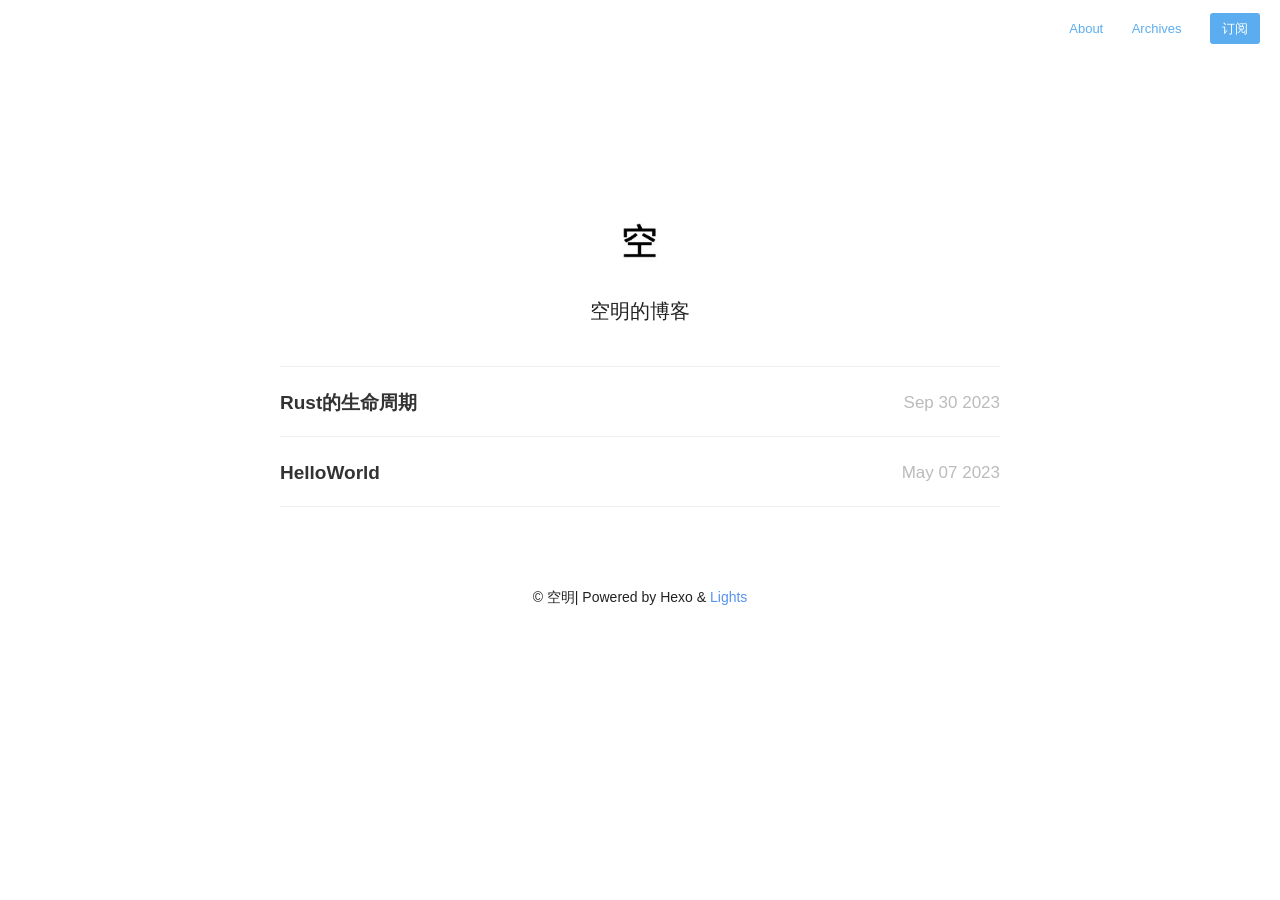
<file: index.html>
<!DOCTYPE html>

<meta charset="UTF-8">
<meta http-equiv="X-UA-Compatible" content="IE=edge,chrome=1">
<meta name="viewport" content="width=device-width,initial-scale=1,user-scalable=0">


<link rel="alternate" href="/atom.xml" title="空明的博客" type="application/atom+xml">
<meta name="theme-color" content="#a1d0f6">
<title>空明的博客</title>
<!--[if lt IE 9]><script src="//html5shiv.googlecode.com/svn/trunk/html5.js"></script><![endif]-->
<link rel="shortcut icon" href="/favicon.png">

<link rel="stylesheet" href="/css/style.css">

<nav class="main-nav">
	
	
	    <a href="/about/">About</a>
	
	    <a href="/archives/">Archives</a>
	
	<a class="cta" href="/atom.xml" data-no-instant>订阅</a>
</nav>

<section id="wrapper">
    <div class="profile">
	<section id="wrapper">
		<header id="header">
        	<a href="/about/">
        	    <img id="avatar" class="2x" src="/images/avatar.png">
        	</a>
        	<h1>空明的博客</h1>
        	
        		<h2></h2>
        	
		</header>
	</section>
</div>
<ul id="post-list">
    
        <li>
    <aside class="dates">Sep 30 2023</aside>
    <a href="/2023/09/30/Rust%E7%9A%84%E7%94%9F%E5%91%BD%E5%91%A8%E6%9C%9F/">Rust的生命周期</a>
    <h2></h2>
</li>
    
        <li>
    <aside class="dates">May 07 2023</aside>
    <a href="/2023/05/07/HelloWorld/">HelloWorld</a>
    <h2></h2>
</li>
    
</ul>
<nav id="post-nav">
    <span class="prev">
        
    </span>
    <span class="next">
        
    </span>
</nav>
	<footer id="footer">
	<div id="social">
		<p class="small">©  空明| Powered by Hexo & 
			<a target="_blank" rel="noopener" href="https://github.com/F0r3at/Lights"> Lights</a>
		</p>
	</div>
</footer>

</section>

	<script src="//cdnjs.loli.net/ajax/libs/instantclick/3.0.1/instantclick.min.js" data-no-instant></script>
	<script data-no-instant>
		
		InstantClick.init('mousedown');
	</script>




	<script>
		// To make images retina, add a class "2x" to the img element
		var isMobile = {
			Android:function() {
				return navigator.userAgent.match(/Android/i) ? true : false;
			},
			BlackBerry:function(){
				return navigator.userAgent.match(/BlackBerry/i) ? true : false;
			},
			iOS:function(){
				return navigator.userAgent.match(/iPhone|iPad|iPod/i) ? true : false;
			},
			Windows:function(){
				return navigator.userAgent.match(/IEMobile/i) ? true : false;
			},
			any:function(){
			   return (isMobile.Android() || isMobile.BlackBerry() || isMobile.iOS() || isMobile.Windows());
			}
		};
		if (isMobile.any()) {
			var suffix = document.getElementsByClassName('2x')[0].getAttribute('src');
			suffix = suffix.replace('.png','@2x.png');
			suffix = suffix.replace('.jpg','@2x.jpg');
			document.getElementsByClassName('2x')[0].setAttribute('src',suffix);
		};
	</script>
</file>
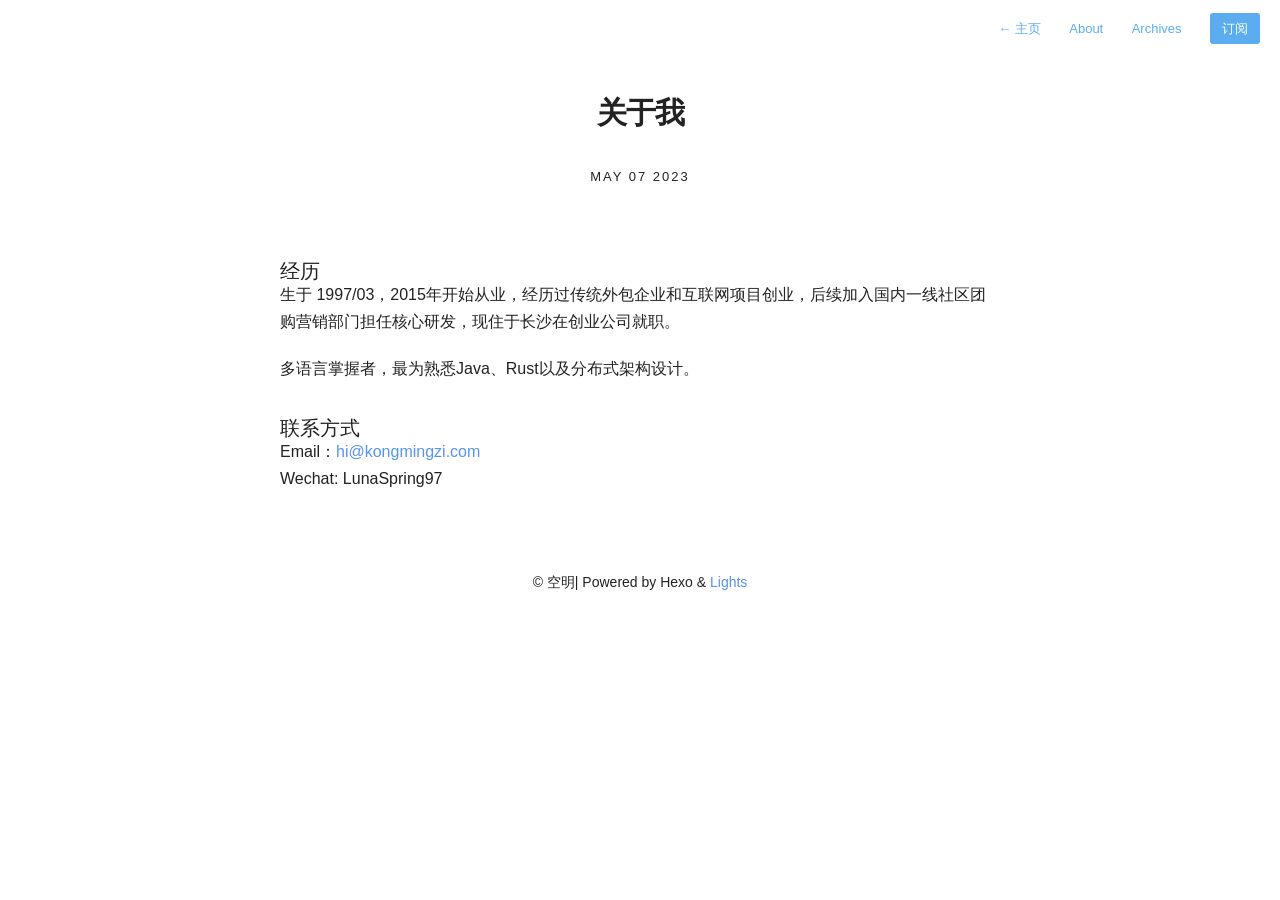
<file: about/index.html>
<!DOCTYPE html>

<meta charset="UTF-8">
<meta http-equiv="X-UA-Compatible" content="IE=edge,chrome=1">
<meta name="viewport" content="width=device-width,initial-scale=1,user-scalable=0">

  <meta name="description" content="经历生于 1997&amp;#x2F;03，2015年开始从业，经历过传统外包企业和互联网项目创业，后续加入国内一线社区团购营销部门担任核心研发，现住于长沙在创业公司就职。
多语言掌握者，最为熟悉Java、Rust以及分布式架构设计。
联系方式Email：&amp;#x68;&amp;#x69;&amp;#x40;&amp;#107;&amp;#">


<link rel="alternate" href="/atom.xml" title="空明的博客" type="application/atom+xml">
<meta name="theme-color" content="#a1d0f6">
<title>关于我 - 空明的博客</title>
<!--[if lt IE 9]><script src="//html5shiv.googlecode.com/svn/trunk/html5.js"></script><![endif]-->
<link rel="shortcut icon" href="/favicon.png">

<link rel="stylesheet" href="/css/style.css">

<nav class="main-nav">
	
	    <a href="/">← 主页</a>
	
	
	    <a href="/about/">About</a>
	
	    <a href="/archives/">Archives</a>
	
	<a class="cta" href="/atom.xml" data-no-instant>订阅</a>
</nav>

<section id="wrapper">
    <article class="post">
    <header>
        
            <h1>关于我</h1>
        
        <h2 class="headline">May 07 2023
        
        </h2>
    </header>
</article>
<section id="post-body"><blockquote>
</blockquote>
<h2 id="经历"><a href="#经历" class="headerlink" title="经历"></a>经历</h2><p>生于 1997&#x2F;03，2015年开始从业，经历过传统外包企业和互联网项目创业，后续加入国内一线社区团购营销部门担任核心研发，现住于长沙在创业公司就职。</p>
<p>多语言掌握者，最为熟悉Java、Rust以及分布式架构设计。</p>
<h2 id="联系方式"><a href="#联系方式" class="headerlink" title="联系方式"></a>联系方式</h2><p>Email：<a href="mailto:&#x68;&#x69;&#x40;&#107;&#x6f;&#x6e;&#103;&#109;&#x69;&#x6e;&#103;&#x7a;&#x69;&#46;&#x63;&#111;&#109;">&#x68;&#x69;&#x40;&#107;&#x6f;&#x6e;&#103;&#109;&#x69;&#x6e;&#103;&#x7a;&#x69;&#46;&#x63;&#111;&#109;</a><br>Wechat: LunaSpring97</p>
</section>
    



	<footer id="footer">
	<div id="social">
		<p class="small">©  空明| Powered by Hexo & 
			<a target="_blank" rel="noopener" href="https://github.com/F0r3at/Lights"> Lights</a>
		</p>
	</div>
</footer>

</section>

	<script src="//cdnjs.loli.net/ajax/libs/instantclick/3.0.1/instantclick.min.js" data-no-instant></script>
	<script data-no-instant>
		
		InstantClick.init('mousedown');
	</script>
</file>
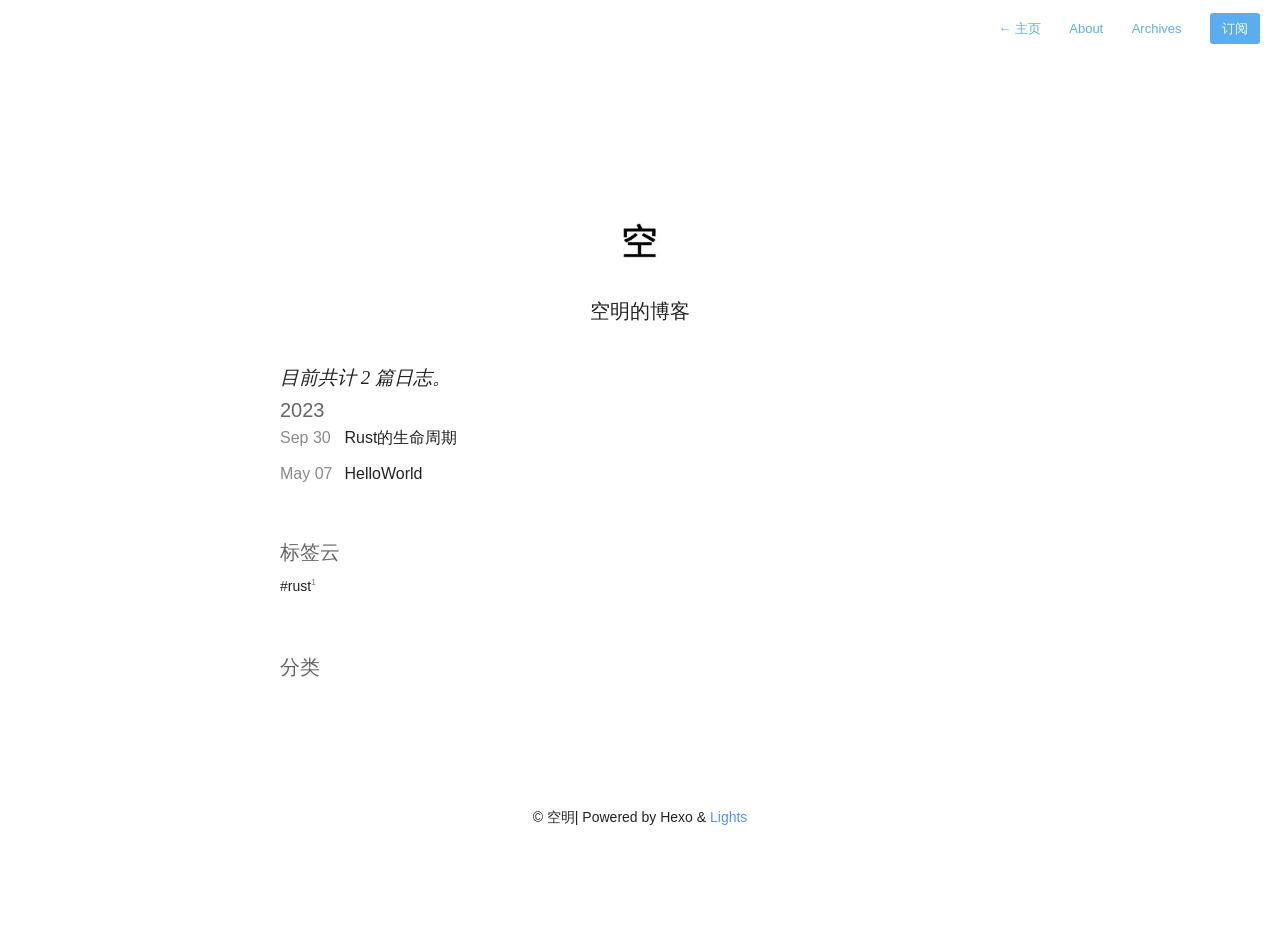
<file: archives/index.html>
<!DOCTYPE html>

<meta charset="UTF-8">
<meta http-equiv="X-UA-Compatible" content="IE=edge,chrome=1">
<meta name="viewport" content="width=device-width,initial-scale=1,user-scalable=0">


<link rel="alternate" href="/atom.xml" title="空明的博客" type="application/atom+xml">
<meta name="theme-color" content="#a1d0f6">
<title>归档 - 空明的博客</title>
<!--[if lt IE 9]><script src="//html5shiv.googlecode.com/svn/trunk/html5.js"></script><![endif]-->
<link rel="shortcut icon" href="/favicon.png">

<link rel="stylesheet" href="/css/style.css">

<nav class="main-nav">
	
	    <a href="/">← 主页</a>
	
	
	    <a href="/about/">About</a>
	
	    <a href="/archives/">Archives</a>
	
	<a class="cta" href="/atom.xml" data-no-instant>订阅</a>
</nav>

<section id="wrapper">
    

<div class="profile">
	<section id="wrapper">
		<header id="header">
        	<a href="/about/">
        	    <img id="avatar" class="2x" src="/images/avatar.png">
        	</a>
        	<h1>空明的博客</h1>
        	
        		<h2></h2>
        	
		</header>
	</section>
</div>
<span class="archive-page-counter">
    
    目前共计 2 篇日志。
</span>
    
        
        
            
            
    		<div class="archive" id="archive">
            	<h3 class="archive-title">2023</h3>
            	<ul>
        
        <div class="post-item">
    <div class="post-time">Sep 30</div>
    <a href="/2023/09/30/Rust%E7%9A%84%E7%94%9F%E5%91%BD%E5%91%A8%E6%9C%9F/" class="post-link">Rust的生命周期</a>
</div>
    
        
        
        <div class="post-item">
    <div class="post-time">May 07</div>
    <a href="/2023/05/07/HelloWorld/" class="post-link">HelloWorld</a>
</div>
    
    </ul>
    </div>
<div class="archive" id="tagcloud">
	<h3 class="archive-title">标签云</h3>
	<ul class="ct-list">
		
    		<a href="/tags/rust/#rust" title="rust">rust<span>1</span></a>
    	
    </ul>
</div>
<div class="archive" id="category">
	<h3 class="archive-title">分类</h3>
	<ul class="ct-list">
		
    	</div>
    </ul>
</div>
	<footer id="footer">
	<div id="social">
		<p class="small">©  空明| Powered by Hexo & 
			<a target="_blank" rel="noopener" href="https://github.com/F0r3at/Lights"> Lights</a>
		</p>
	</div>
</footer>

</section>

	<script src="//cdnjs.loli.net/ajax/libs/instantclick/3.0.1/instantclick.min.js" data-no-instant></script>
	<script data-no-instant>
		
		InstantClick.init('mousedown');
	</script>




	<script>
		// To make images retina, add a class "2x" to the img element
		var isMobile = {
			Android:function() {
				return navigator.userAgent.match(/Android/i) ? true : false;
			},
			BlackBerry:function(){
				return navigator.userAgent.match(/BlackBerry/i) ? true : false;
			},
			iOS:function(){
				return navigator.userAgent.match(/iPhone|iPad|iPod/i) ? true : false;
			},
			Windows:function(){
				return navigator.userAgent.match(/IEMobile/i) ? true : false;
			},
			any:function(){
			   return (isMobile.Android() || isMobile.BlackBerry() || isMobile.iOS() || isMobile.Windows());
			}
		};
		if (isMobile.any()) {
			var suffix = document.getElementsByClassName('2x')[0].getAttribute('src');
			suffix = suffix.replace('.png','@2x.png');
			suffix = suffix.replace('.jpg','@2x.jpg');
			document.getElementsByClassName('2x')[0].setAttribute('src',suffix);
		};
	</script>
</file>
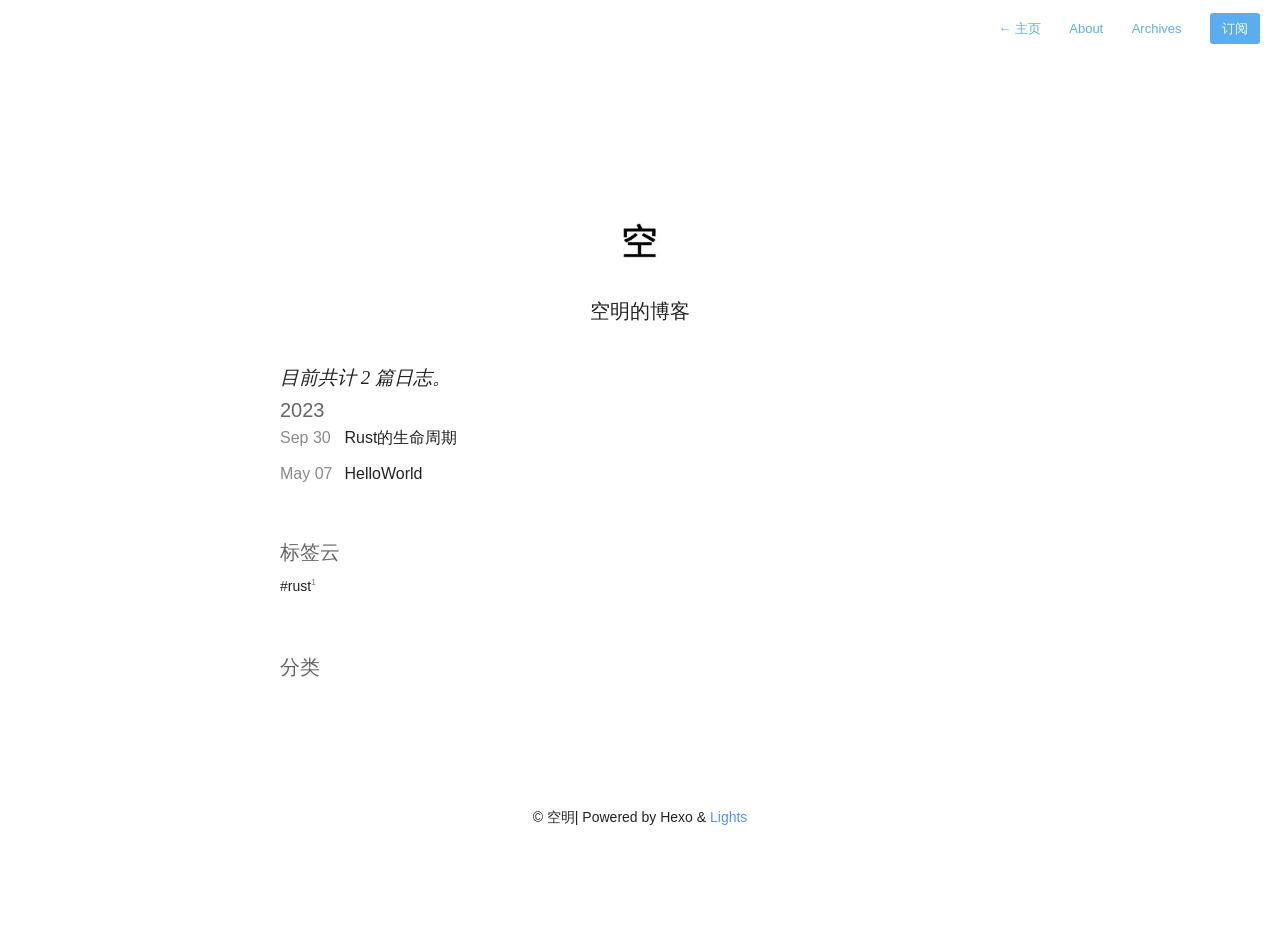
<file: archives/2023/index.html>
<!DOCTYPE html>

<meta charset="UTF-8">
<meta http-equiv="X-UA-Compatible" content="IE=edge,chrome=1">
<meta name="viewport" content="width=device-width,initial-scale=1,user-scalable=0">


<link rel="alternate" href="/atom.xml" title="空明的博客" type="application/atom+xml">
<meta name="theme-color" content="#a1d0f6">
<title>归档: 2023 - 空明的博客</title>
<!--[if lt IE 9]><script src="//html5shiv.googlecode.com/svn/trunk/html5.js"></script><![endif]-->
<link rel="shortcut icon" href="/favicon.png">

<link rel="stylesheet" href="/css/style.css">

<nav class="main-nav">
	
	    <a href="/">← 主页</a>
	
	
	    <a href="/about/">About</a>
	
	    <a href="/archives/">Archives</a>
	
	<a class="cta" href="/atom.xml" data-no-instant>订阅</a>
</nav>

<section id="wrapper">
    

<div class="profile">
	<section id="wrapper">
		<header id="header">
        	<a href="/about/">
        	    <img id="avatar" class="2x" src="/images/avatar.png">
        	</a>
        	<h1>空明的博客</h1>
        	
        		<h2></h2>
        	
		</header>
	</section>
</div>
<span class="archive-page-counter">
    
    目前共计 2 篇日志。
</span>
    
        
        
            
            
    		<div class="archive" id="archive">
            	<h3 class="archive-title">2023</h3>
            	<ul>
        
        <div class="post-item">
    <div class="post-time">Sep 30</div>
    <a href="/2023/09/30/Rust%E7%9A%84%E7%94%9F%E5%91%BD%E5%91%A8%E6%9C%9F/" class="post-link">Rust的生命周期</a>
</div>
    
        
        
        <div class="post-item">
    <div class="post-time">May 07</div>
    <a href="/2023/05/07/HelloWorld/" class="post-link">HelloWorld</a>
</div>
    
    </ul>
    </div>
<div class="archive" id="tagcloud">
	<h3 class="archive-title">标签云</h3>
	<ul class="ct-list">
		
    		<a href="/tags/rust/#rust" title="rust">rust<span>1</span></a>
    	
    </ul>
</div>
<div class="archive" id="category">
	<h3 class="archive-title">分类</h3>
	<ul class="ct-list">
		
    	</div>
    </ul>
</div>
	<footer id="footer">
	<div id="social">
		<p class="small">©  空明| Powered by Hexo & 
			<a target="_blank" rel="noopener" href="https://github.com/F0r3at/Lights"> Lights</a>
		</p>
	</div>
</footer>

</section>

	<script src="//cdnjs.loli.net/ajax/libs/instantclick/3.0.1/instantclick.min.js" data-no-instant></script>
	<script data-no-instant>
		
		InstantClick.init('mousedown');
	</script>




	<script>
		// To make images retina, add a class "2x" to the img element
		var isMobile = {
			Android:function() {
				return navigator.userAgent.match(/Android/i) ? true : false;
			},
			BlackBerry:function(){
				return navigator.userAgent.match(/BlackBerry/i) ? true : false;
			},
			iOS:function(){
				return navigator.userAgent.match(/iPhone|iPad|iPod/i) ? true : false;
			},
			Windows:function(){
				return navigator.userAgent.match(/IEMobile/i) ? true : false;
			},
			any:function(){
			   return (isMobile.Android() || isMobile.BlackBerry() || isMobile.iOS() || isMobile.Windows());
			}
		};
		if (isMobile.any()) {
			var suffix = document.getElementsByClassName('2x')[0].getAttribute('src');
			suffix = suffix.replace('.png','@2x.png');
			suffix = suffix.replace('.jpg','@2x.jpg');
			document.getElementsByClassName('2x')[0].setAttribute('src',suffix);
		};
	</script>
</file>
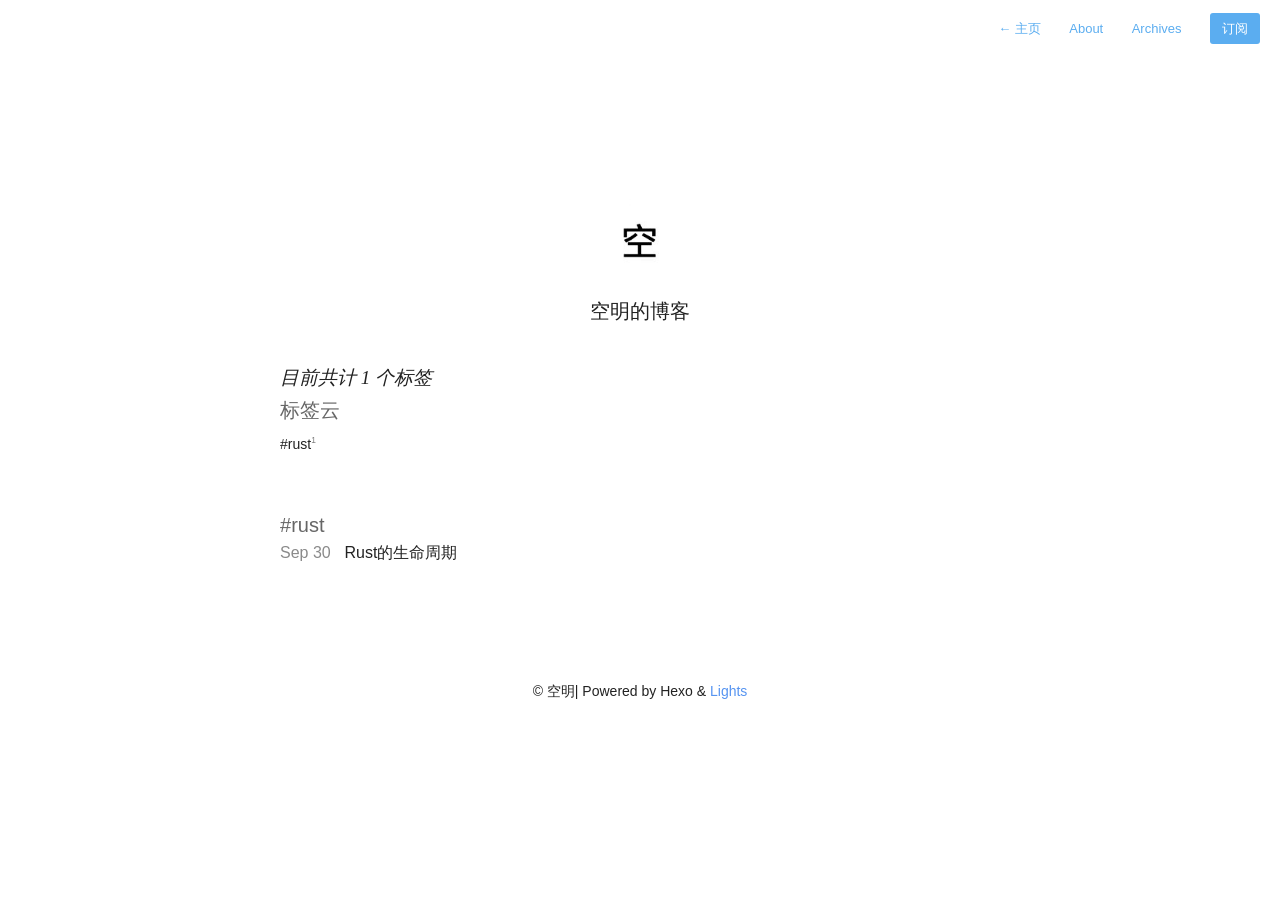
<file: tags/rust/index.html>
<!DOCTYPE html>

<meta charset="UTF-8">
<meta http-equiv="X-UA-Compatible" content="IE=edge,chrome=1">
<meta name="viewport" content="width=device-width,initial-scale=1,user-scalable=0">


<link rel="alternate" href="/atom.xml" title="空明的博客" type="application/atom+xml">
<meta name="theme-color" content="#a1d0f6">
<title>标签: rust - 空明的博客</title>
<!--[if lt IE 9]><script src="//html5shiv.googlecode.com/svn/trunk/html5.js"></script><![endif]-->
<link rel="shortcut icon" href="/favicon.png">

<link rel="stylesheet" href="/css/style.css">

<nav class="main-nav">
	
	    <a href="/">← 主页</a>
	
	
	    <a href="/about/">About</a>
	
	    <a href="/archives/">Archives</a>
	
	<a class="cta" href="/atom.xml" data-no-instant>订阅</a>
</nav>

<section id="wrapper">
    <div class="profile">
	<section id="wrapper">
		<header id="header">
        	<a href="/about/">
        	    <img id="avatar" class="2x" src="/images/avatar.png">
        	</a>
        	<h1>空明的博客</h1>
        	
        		<h2></h2>
        	
		</header>
	</section>
</div>

<span class="tag-page-counter">
    
    目前共计 1 个标签
</span>
<div class="archive" id="tagcloud">
    <h3 class="archive-title">标签云</h3>
    <ul class="ct-list">
        
            <a href="#rust" title="rust">rust<span>1</span></a>
        
    </ul>
</div>

<div class="archive" id="tag">
            	<h3 id="rust" class="archive-title">rust</h3>
    <ul>
    
    	<div class="post-item">
    		<div class="post-time">Sep 30</div>
    		<a href="/2023/09/30/Rust的生命周期/" class="post-link">Rust的生命周期</a>
		</div>
    
    </ul>
</div>

	<footer id="footer">
	<div id="social">
		<p class="small">©  空明| Powered by Hexo & 
			<a target="_blank" rel="noopener" href="https://github.com/F0r3at/Lights"> Lights</a>
		</p>
	</div>
</footer>

</section>

	<script src="//cdnjs.loli.net/ajax/libs/instantclick/3.0.1/instantclick.min.js" data-no-instant></script>
	<script data-no-instant>
		
		InstantClick.init('mousedown');
	</script>




	<script>
		// To make images retina, add a class "2x" to the img element
		var isMobile = {
			Android:function() {
				return navigator.userAgent.match(/Android/i) ? true : false;
			},
			BlackBerry:function(){
				return navigator.userAgent.match(/BlackBerry/i) ? true : false;
			},
			iOS:function(){
				return navigator.userAgent.match(/iPhone|iPad|iPod/i) ? true : false;
			},
			Windows:function(){
				return navigator.userAgent.match(/IEMobile/i) ? true : false;
			},
			any:function(){
			   return (isMobile.Android() || isMobile.BlackBerry() || isMobile.iOS() || isMobile.Windows());
			}
		};
		if (isMobile.any()) {
			var suffix = document.getElementsByClassName('2x')[0].getAttribute('src');
			suffix = suffix.replace('.png','@2x.png');
			suffix = suffix.replace('.jpg','@2x.jpg');
			document.getElementsByClassName('2x')[0].setAttribute('src',suffix);
		};
	</script>
</file>
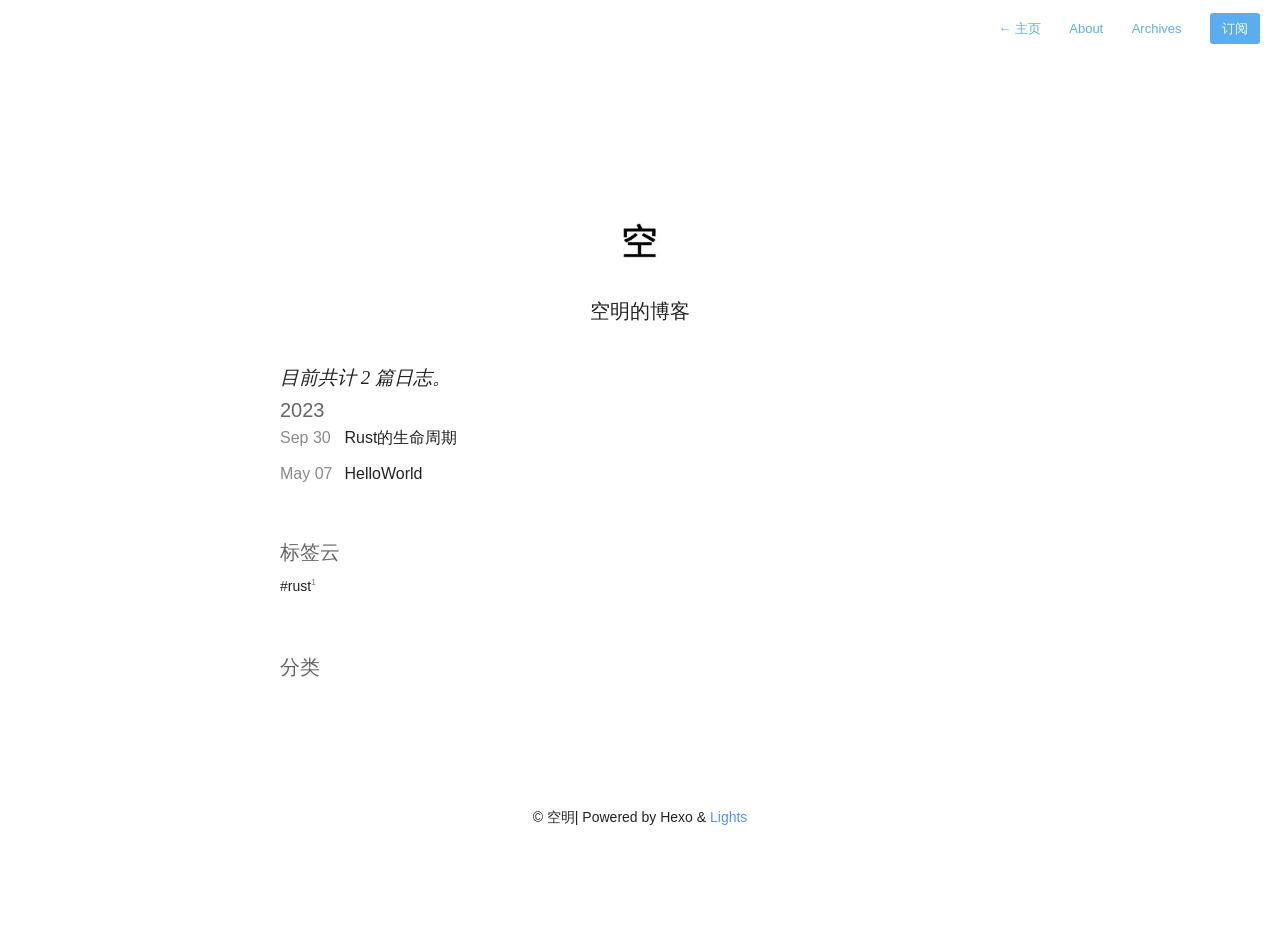
<file: archives/2023/05/index.html>
<!DOCTYPE html>

<meta charset="UTF-8">
<meta http-equiv="X-UA-Compatible" content="IE=edge,chrome=1">
<meta name="viewport" content="width=device-width,initial-scale=1,user-scalable=0">


<link rel="alternate" href="/atom.xml" title="空明的博客" type="application/atom+xml">
<meta name="theme-color" content="#a1d0f6">
<title>归档: 2023/5 - 空明的博客</title>
<!--[if lt IE 9]><script src="//html5shiv.googlecode.com/svn/trunk/html5.js"></script><![endif]-->
<link rel="shortcut icon" href="/favicon.png">

<link rel="stylesheet" href="/css/style.css">

<nav class="main-nav">
	
	    <a href="/">← 主页</a>
	
	
	    <a href="/about/">About</a>
	
	    <a href="/archives/">Archives</a>
	
	<a class="cta" href="/atom.xml" data-no-instant>订阅</a>
</nav>

<section id="wrapper">
    

<div class="profile">
	<section id="wrapper">
		<header id="header">
        	<a href="/about/">
        	    <img id="avatar" class="2x" src="/images/avatar.png">
        	</a>
        	<h1>空明的博客</h1>
        	
        		<h2></h2>
        	
		</header>
	</section>
</div>
<span class="archive-page-counter">
    
    目前共计 2 篇日志。
</span>
    
        
        
            
            
    		<div class="archive" id="archive">
            	<h3 class="archive-title">2023</h3>
            	<ul>
        
        <div class="post-item">
    <div class="post-time">Sep 30</div>
    <a href="/2023/09/30/Rust%E7%9A%84%E7%94%9F%E5%91%BD%E5%91%A8%E6%9C%9F/" class="post-link">Rust的生命周期</a>
</div>
    
        
        
        <div class="post-item">
    <div class="post-time">May 07</div>
    <a href="/2023/05/07/HelloWorld/" class="post-link">HelloWorld</a>
</div>
    
    </ul>
    </div>
<div class="archive" id="tagcloud">
	<h3 class="archive-title">标签云</h3>
	<ul class="ct-list">
		
    		<a href="/tags/rust/#rust" title="rust">rust<span>1</span></a>
    	
    </ul>
</div>
<div class="archive" id="category">
	<h3 class="archive-title">分类</h3>
	<ul class="ct-list">
		
    	</div>
    </ul>
</div>
	<footer id="footer">
	<div id="social">
		<p class="small">©  空明| Powered by Hexo & 
			<a target="_blank" rel="noopener" href="https://github.com/F0r3at/Lights"> Lights</a>
		</p>
	</div>
</footer>

</section>

	<script src="//cdnjs.loli.net/ajax/libs/instantclick/3.0.1/instantclick.min.js" data-no-instant></script>
	<script data-no-instant>
		
		InstantClick.init('mousedown');
	</script>




	<script>
		// To make images retina, add a class "2x" to the img element
		var isMobile = {
			Android:function() {
				return navigator.userAgent.match(/Android/i) ? true : false;
			},
			BlackBerry:function(){
				return navigator.userAgent.match(/BlackBerry/i) ? true : false;
			},
			iOS:function(){
				return navigator.userAgent.match(/iPhone|iPad|iPod/i) ? true : false;
			},
			Windows:function(){
				return navigator.userAgent.match(/IEMobile/i) ? true : false;
			},
			any:function(){
			   return (isMobile.Android() || isMobile.BlackBerry() || isMobile.iOS() || isMobile.Windows());
			}
		};
		if (isMobile.any()) {
			var suffix = document.getElementsByClassName('2x')[0].getAttribute('src');
			suffix = suffix.replace('.png','@2x.png');
			suffix = suffix.replace('.jpg','@2x.jpg');
			document.getElementsByClassName('2x')[0].setAttribute('src',suffix);
		};
	</script>
</file>
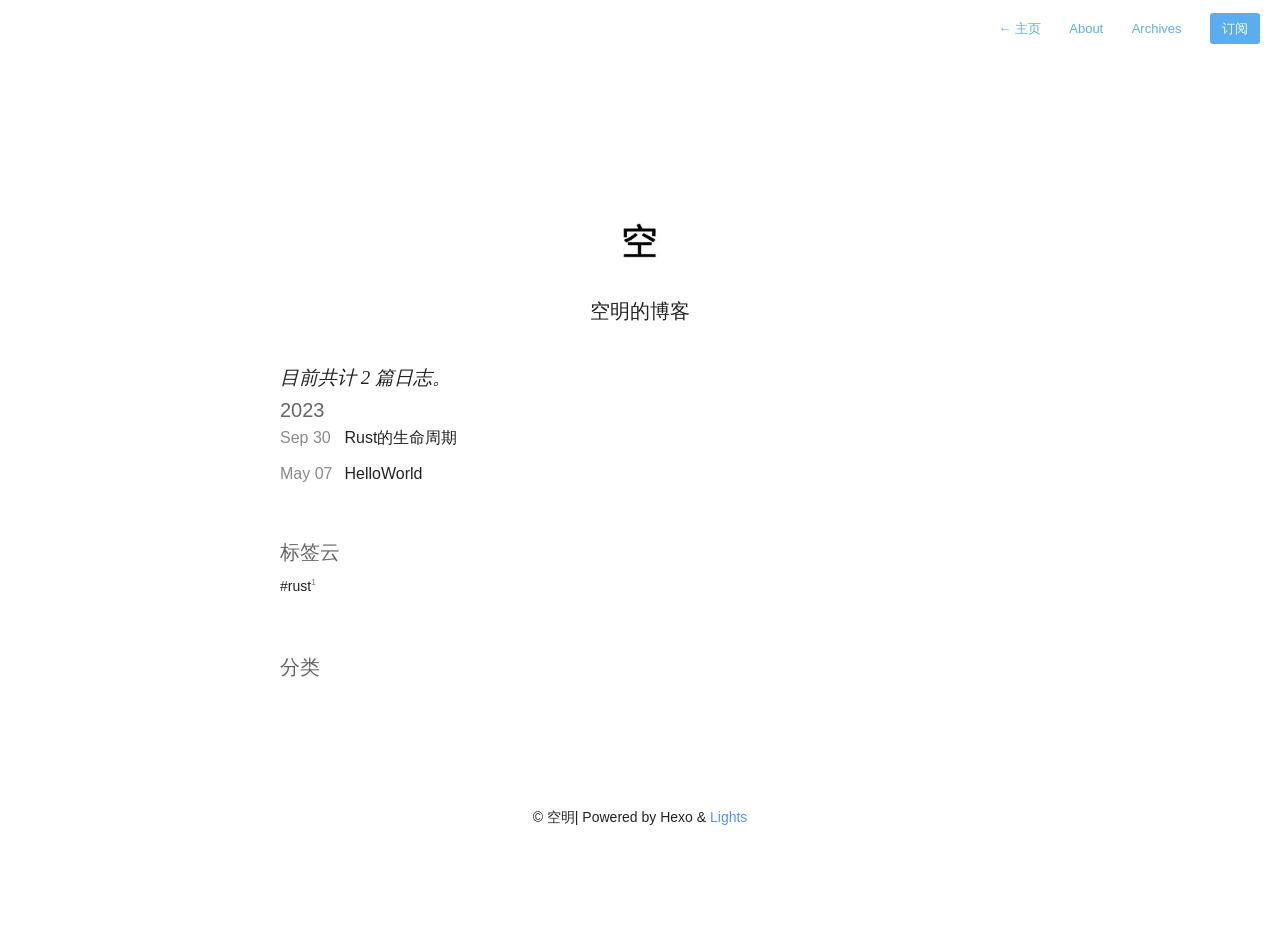
<file: archives/2023/09/index.html>
<!DOCTYPE html>

<meta charset="UTF-8">
<meta http-equiv="X-UA-Compatible" content="IE=edge,chrome=1">
<meta name="viewport" content="width=device-width,initial-scale=1,user-scalable=0">


<link rel="alternate" href="/atom.xml" title="空明的博客" type="application/atom+xml">
<meta name="theme-color" content="#a1d0f6">
<title>归档: 2023/9 - 空明的博客</title>
<!--[if lt IE 9]><script src="//html5shiv.googlecode.com/svn/trunk/html5.js"></script><![endif]-->
<link rel="shortcut icon" href="/favicon.png">

<link rel="stylesheet" href="/css/style.css">

<nav class="main-nav">
	
	    <a href="/">← 主页</a>
	
	
	    <a href="/about/">About</a>
	
	    <a href="/archives/">Archives</a>
	
	<a class="cta" href="/atom.xml" data-no-instant>订阅</a>
</nav>

<section id="wrapper">
    

<div class="profile">
	<section id="wrapper">
		<header id="header">
        	<a href="/about/">
        	    <img id="avatar" class="2x" src="/images/avatar.png">
        	</a>
        	<h1>空明的博客</h1>
        	
        		<h2></h2>
        	
		</header>
	</section>
</div>
<span class="archive-page-counter">
    
    目前共计 2 篇日志。
</span>
    
        
        
            
            
    		<div class="archive" id="archive">
            	<h3 class="archive-title">2023</h3>
            	<ul>
        
        <div class="post-item">
    <div class="post-time">Sep 30</div>
    <a href="/2023/09/30/Rust%E7%9A%84%E7%94%9F%E5%91%BD%E5%91%A8%E6%9C%9F/" class="post-link">Rust的生命周期</a>
</div>
    
        
        
        <div class="post-item">
    <div class="post-time">May 07</div>
    <a href="/2023/05/07/HelloWorld/" class="post-link">HelloWorld</a>
</div>
    
    </ul>
    </div>
<div class="archive" id="tagcloud">
	<h3 class="archive-title">标签云</h3>
	<ul class="ct-list">
		
    		<a href="/tags/rust/#rust" title="rust">rust<span>1</span></a>
    	
    </ul>
</div>
<div class="archive" id="category">
	<h3 class="archive-title">分类</h3>
	<ul class="ct-list">
		
    	</div>
    </ul>
</div>
	<footer id="footer">
	<div id="social">
		<p class="small">©  空明| Powered by Hexo & 
			<a target="_blank" rel="noopener" href="https://github.com/F0r3at/Lights"> Lights</a>
		</p>
	</div>
</footer>

</section>

	<script src="//cdnjs.loli.net/ajax/libs/instantclick/3.0.1/instantclick.min.js" data-no-instant></script>
	<script data-no-instant>
		
		InstantClick.init('mousedown');
	</script>




	<script>
		// To make images retina, add a class "2x" to the img element
		var isMobile = {
			Android:function() {
				return navigator.userAgent.match(/Android/i) ? true : false;
			},
			BlackBerry:function(){
				return navigator.userAgent.match(/BlackBerry/i) ? true : false;
			},
			iOS:function(){
				return navigator.userAgent.match(/iPhone|iPad|iPod/i) ? true : false;
			},
			Windows:function(){
				return navigator.userAgent.match(/IEMobile/i) ? true : false;
			},
			any:function(){
			   return (isMobile.Android() || isMobile.BlackBerry() || isMobile.iOS() || isMobile.Windows());
			}
		};
		if (isMobile.any()) {
			var suffix = document.getElementsByClassName('2x')[0].getAttribute('src');
			suffix = suffix.replace('.png','@2x.png');
			suffix = suffix.replace('.jpg','@2x.jpg');
			document.getElementsByClassName('2x')[0].setAttribute('src',suffix);
		};
	</script>
</file>
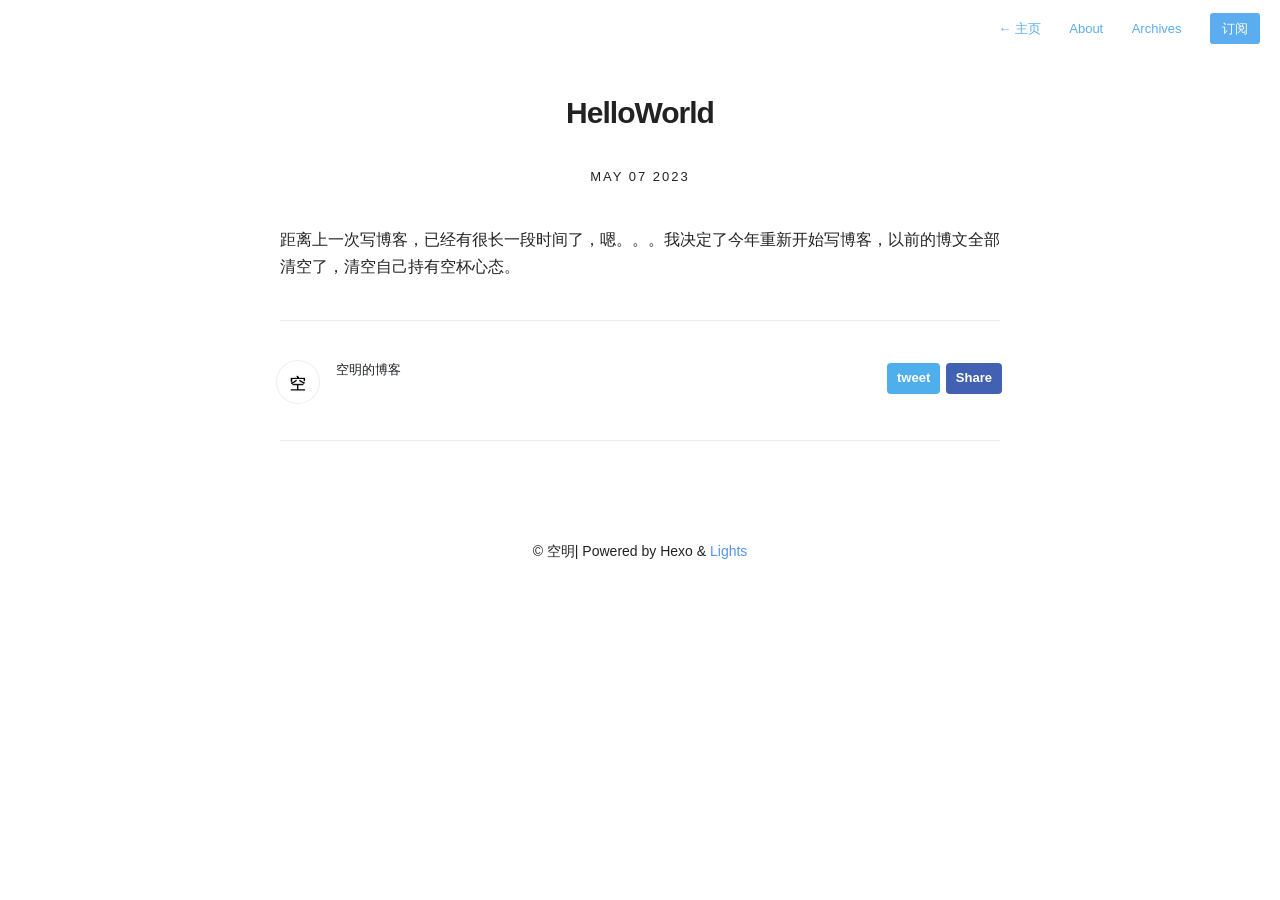
<file: 2023/05/07/HelloWorld/index.html>
<!DOCTYPE html>

<meta charset="UTF-8">
<meta http-equiv="X-UA-Compatible" content="IE=edge,chrome=1">
<meta name="viewport" content="width=device-width,initial-scale=1,user-scalable=0">

  <meta name="description" content="距离上一次写博客，已经有很长一段时间了，嗯。。。我决定了今年重新开始写博客，以前的博文全部清空了，清空自己持有空杯心态。">


<link rel="alternate" href="/atom.xml" title="空明的博客" type="application/atom+xml">
<meta name="theme-color" content="#a1d0f6">
<title>HelloWorld - 空明的博客</title>
<!--[if lt IE 9]><script src="//html5shiv.googlecode.com/svn/trunk/html5.js"></script><![endif]-->
<link rel="shortcut icon" href="/favicon.png">

<link rel="stylesheet" href="/css/style.css">

<nav class="main-nav">
	
	    <a href="/">← 主页</a>
	
	
	    <a href="/about/">About</a>
	
	    <a href="/archives/">Archives</a>
	
	<a class="cta" href="/atom.xml" data-no-instant>订阅</a>
</nav>

<section id="wrapper">
    <article class="post">
    <header>
        
            <h1>HelloWorld</h1>
        
        <h2 class="headline">May 07 2023
        
        </h2>
    </header>
</article>
<section id="post-body"><p>距离上一次写博客，已经有很长一段时间了，嗯。。。我决定了今年重新开始写博客，以前的博文全部清空了，清空自己持有空杯心态。</p>
</section>
    

    <footer id="post-meta" class="clearfix">
        <a href="/about/">
        <img class="avatar" src="/images/avatar.png">
        <div>
            <span class="dark">空明的博客</span>
            <span></span>
        </div>
        </a>
        <section id="sharing">
            <a title="Share to Twitter" class="twitter" target="_blank" rel="noopener" href="https://twitter.com/intent/tweet?text=https://kongmingzi.com/2023/05/07/HelloWorld/ - HelloWorld @"><span class="icon-twitter">tweet</span></a>
            <a title="Share to Facebook" class="facebook" href="#" onclick="
                window.open(
                  'https://www.facebook.com/sharer/sharer.php?u='+encodeURIComponent(location.href),
                  'facebook-share-dialog',
                  'width=626,height=436');
                return false;"><span class="icon-facebook-sign">Share</span>
            </a>
        </section>
    </footer>



	<footer id="footer">
	<div id="social">
		<p class="small">©  空明| Powered by Hexo & 
			<a target="_blank" rel="noopener" href="https://github.com/F0r3at/Lights"> Lights</a>
		</p>
	</div>
</footer>

</section>

	<script src="//cdnjs.loli.net/ajax/libs/instantclick/3.0.1/instantclick.min.js" data-no-instant></script>
	<script data-no-instant>
		
		InstantClick.init('mousedown');
	</script>
</file>
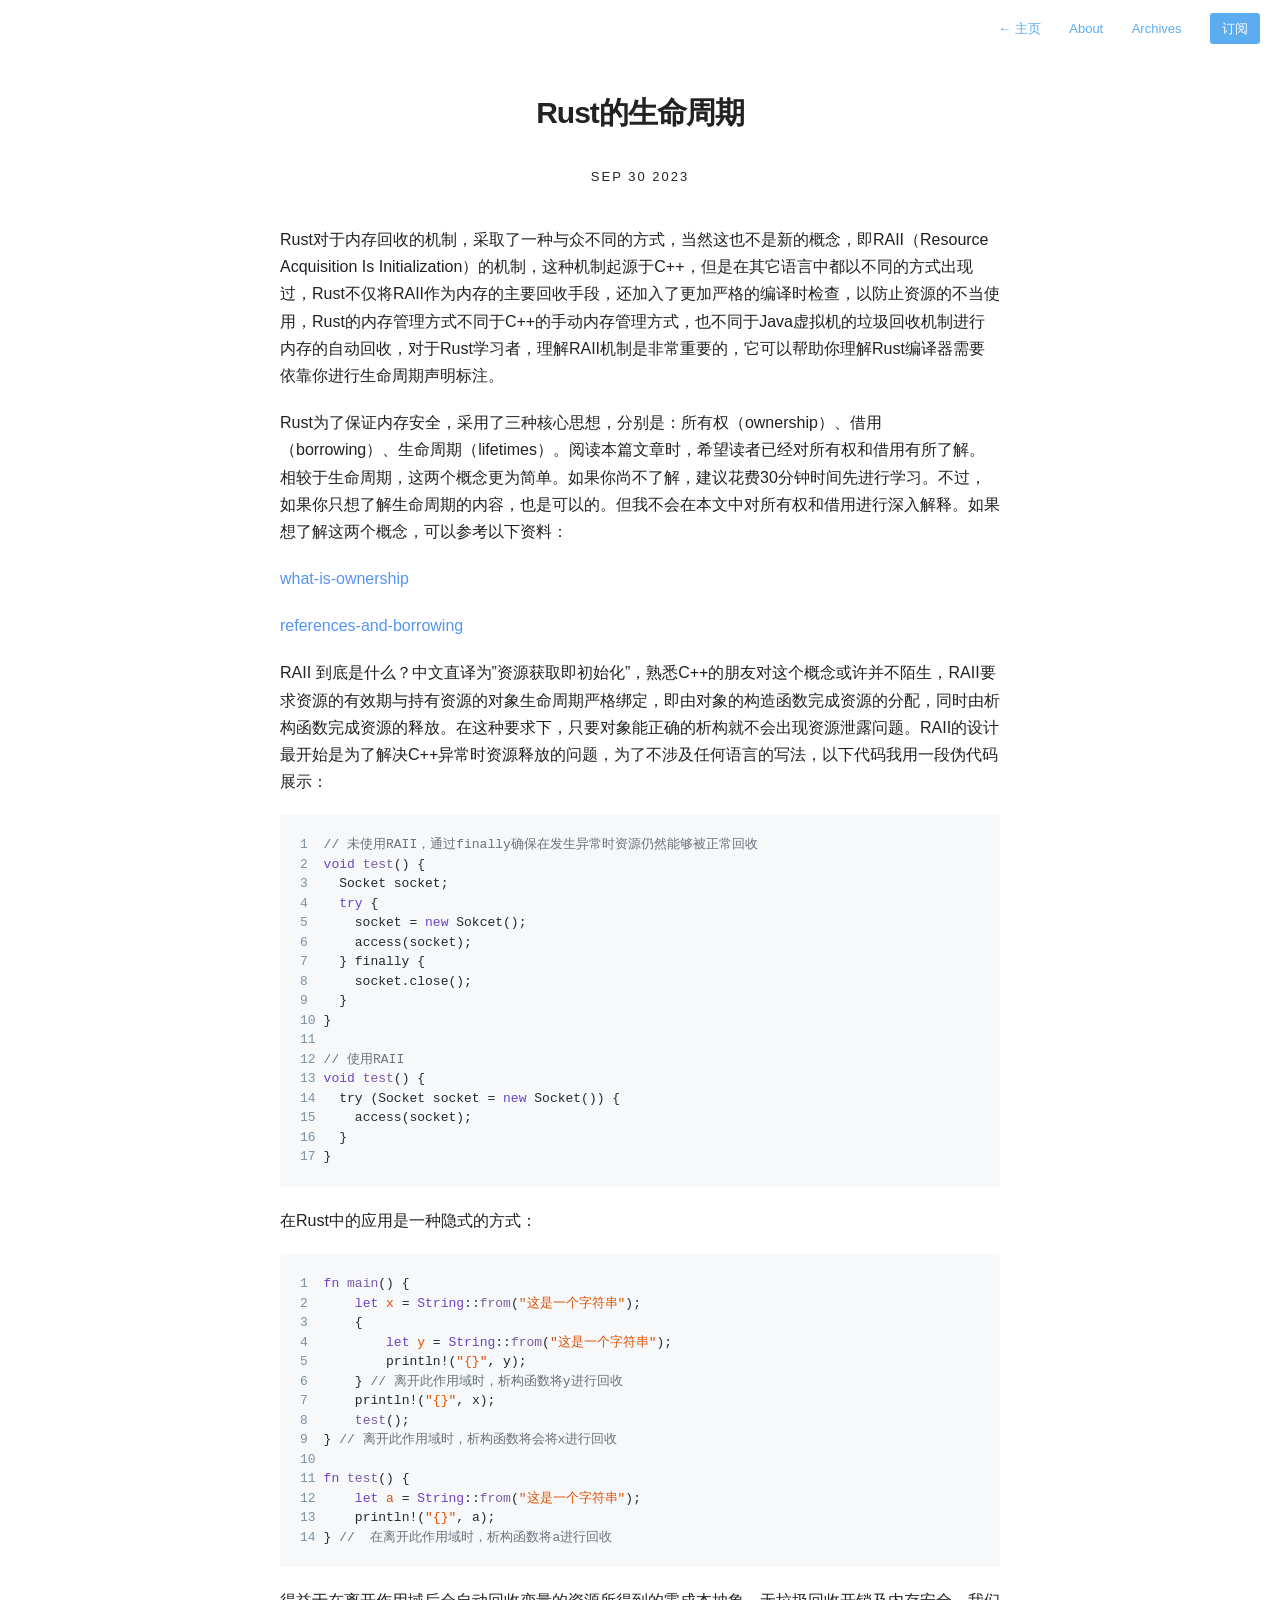
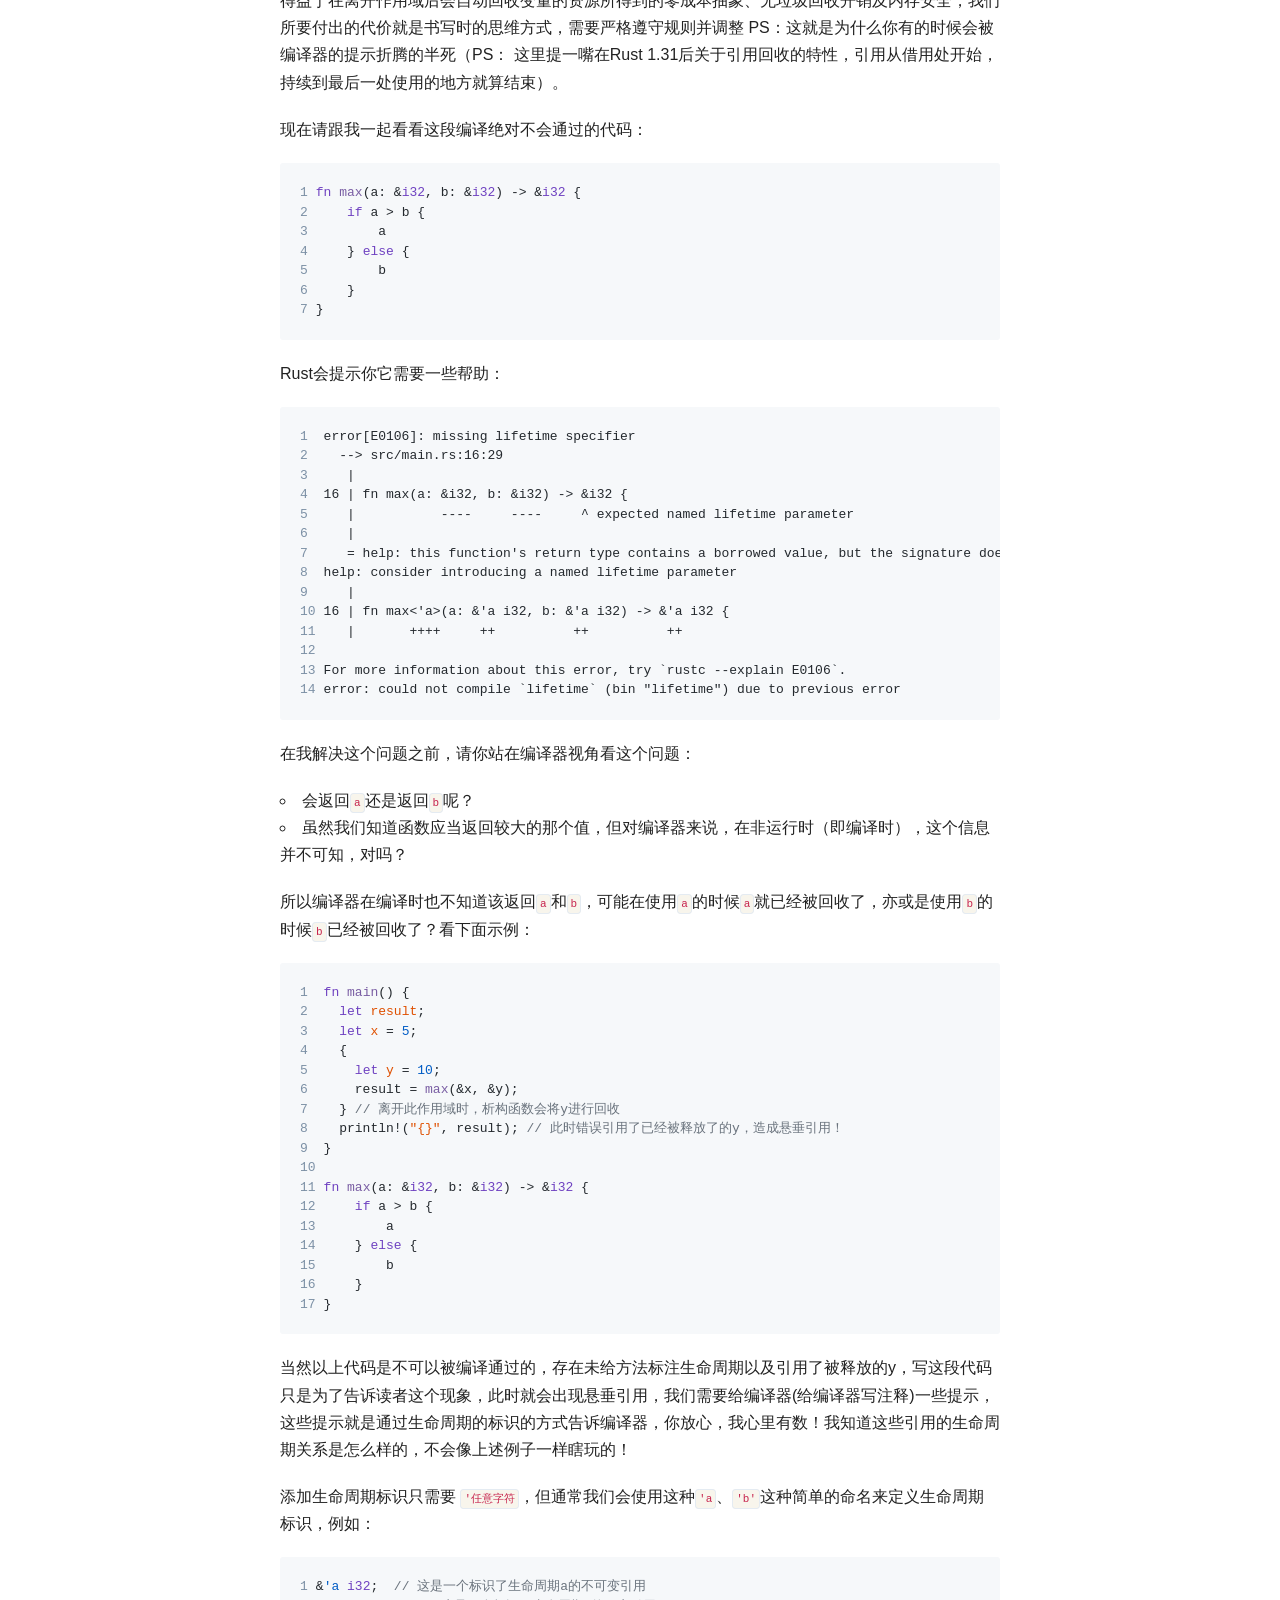
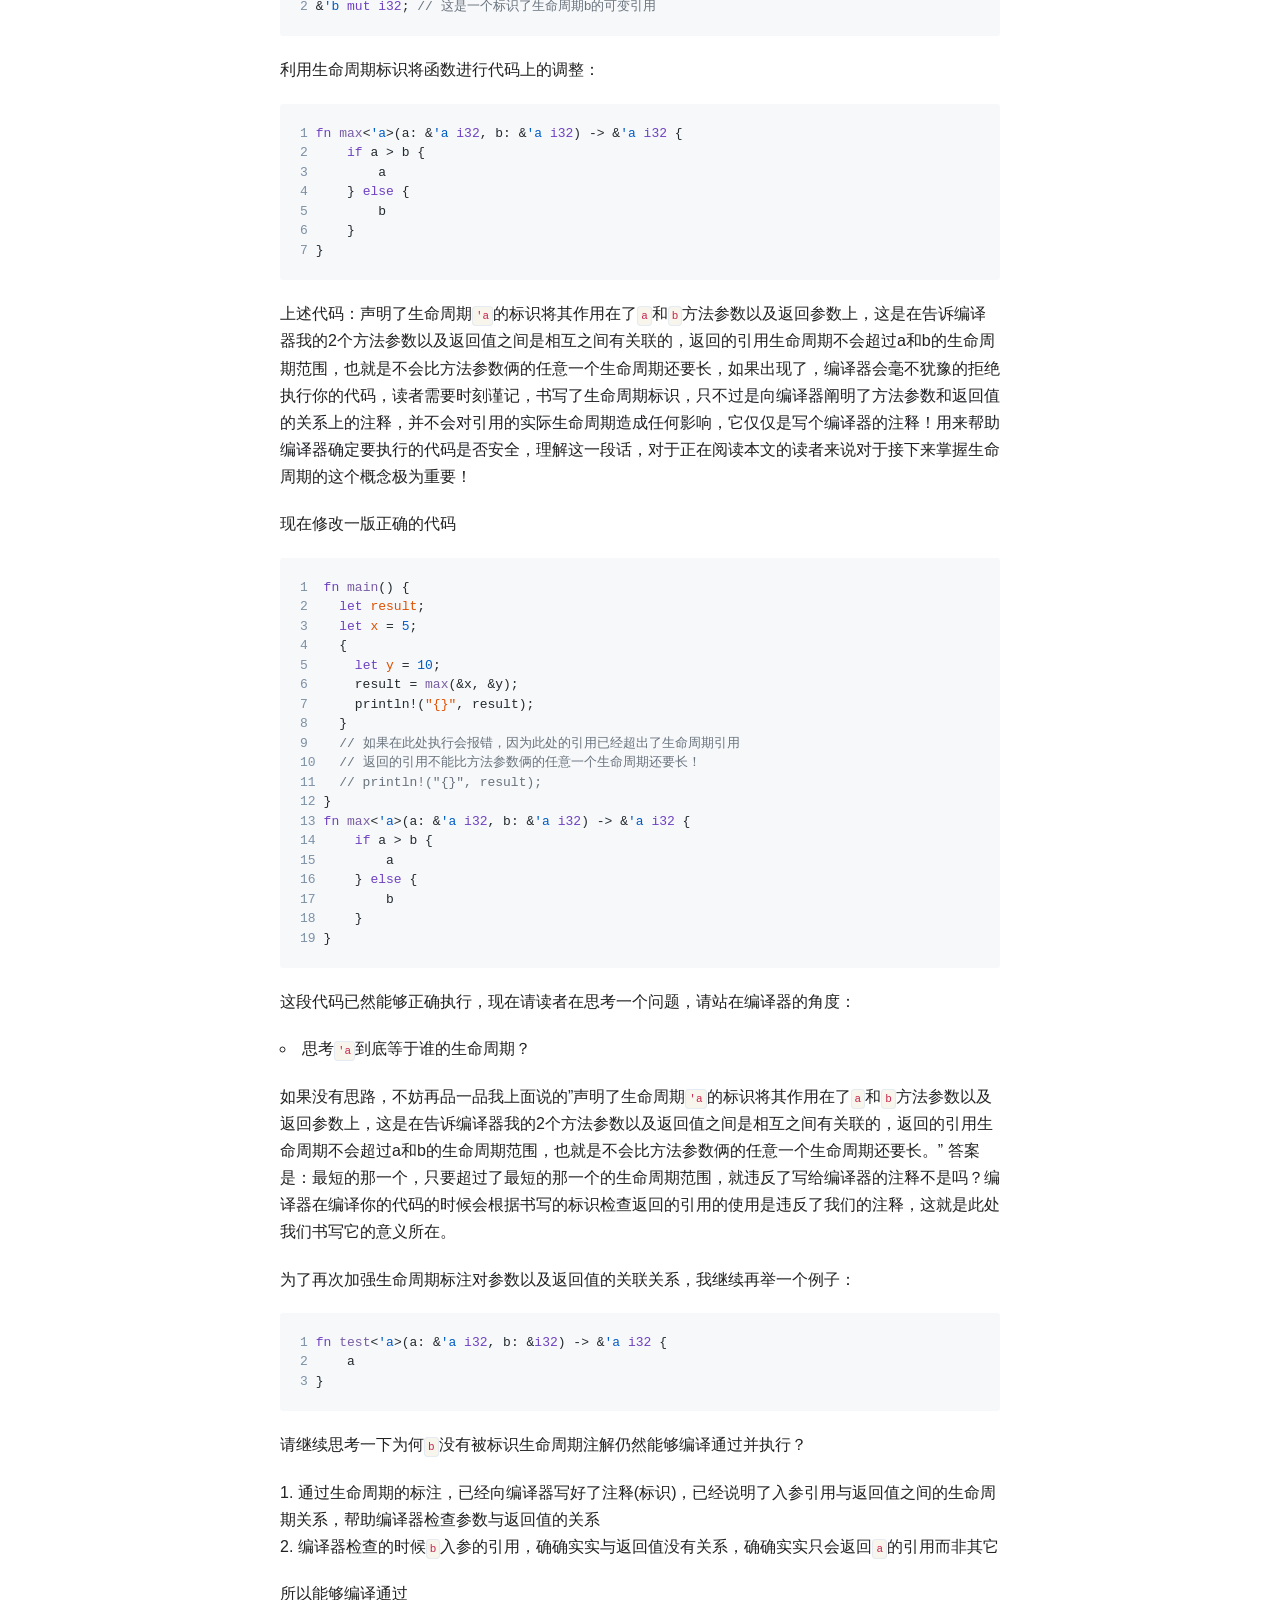
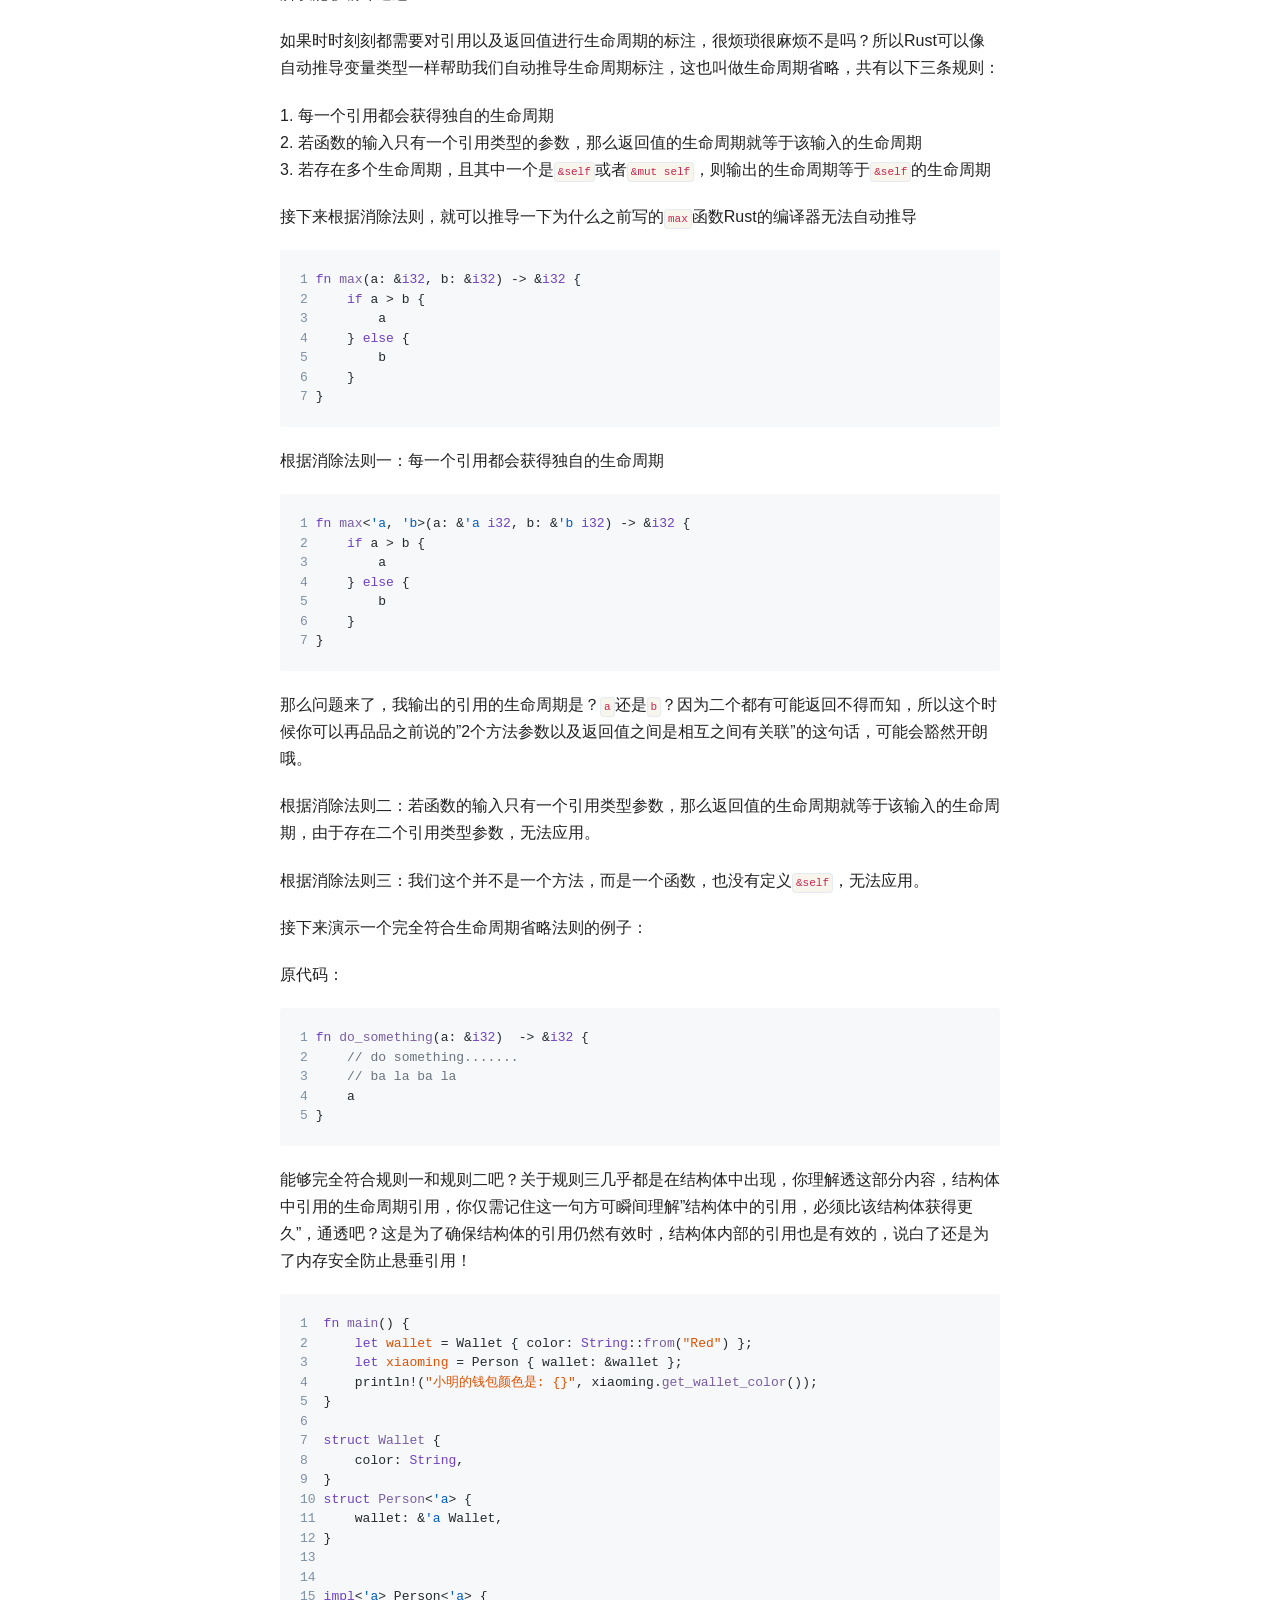
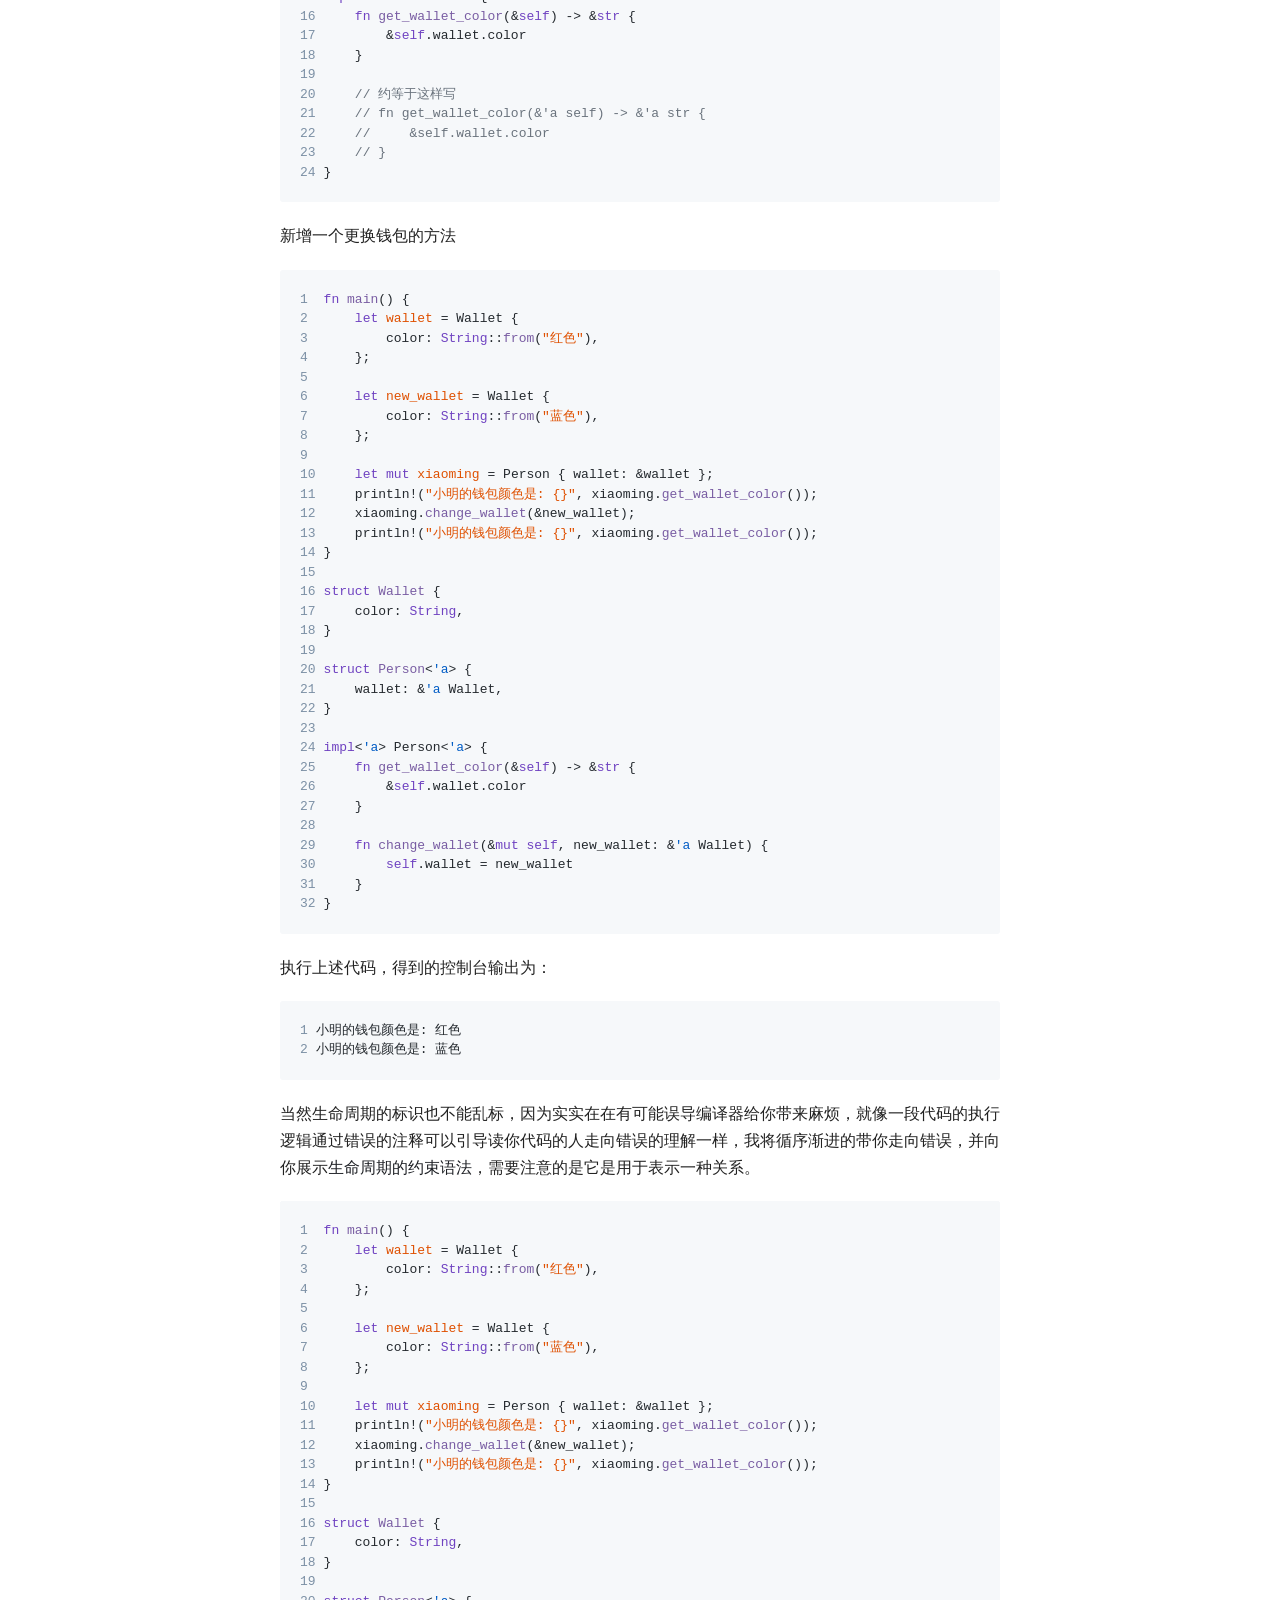
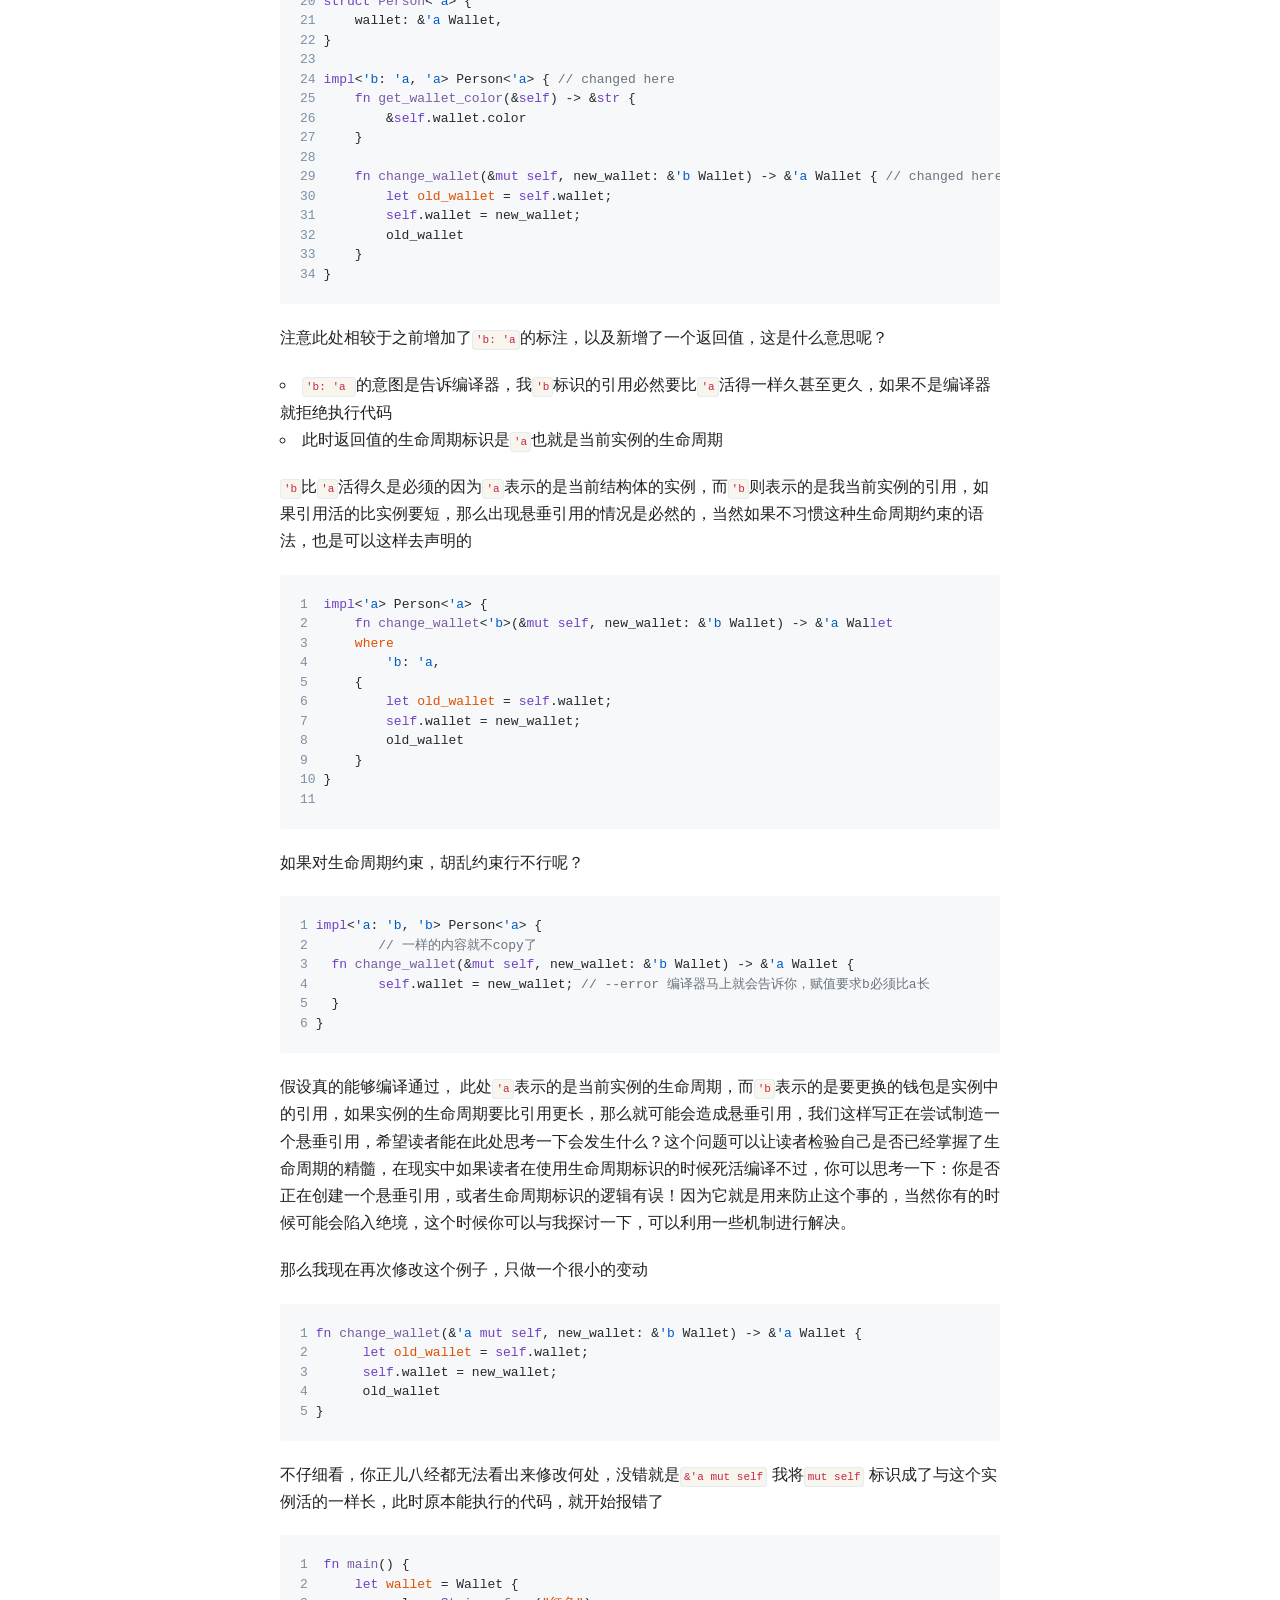
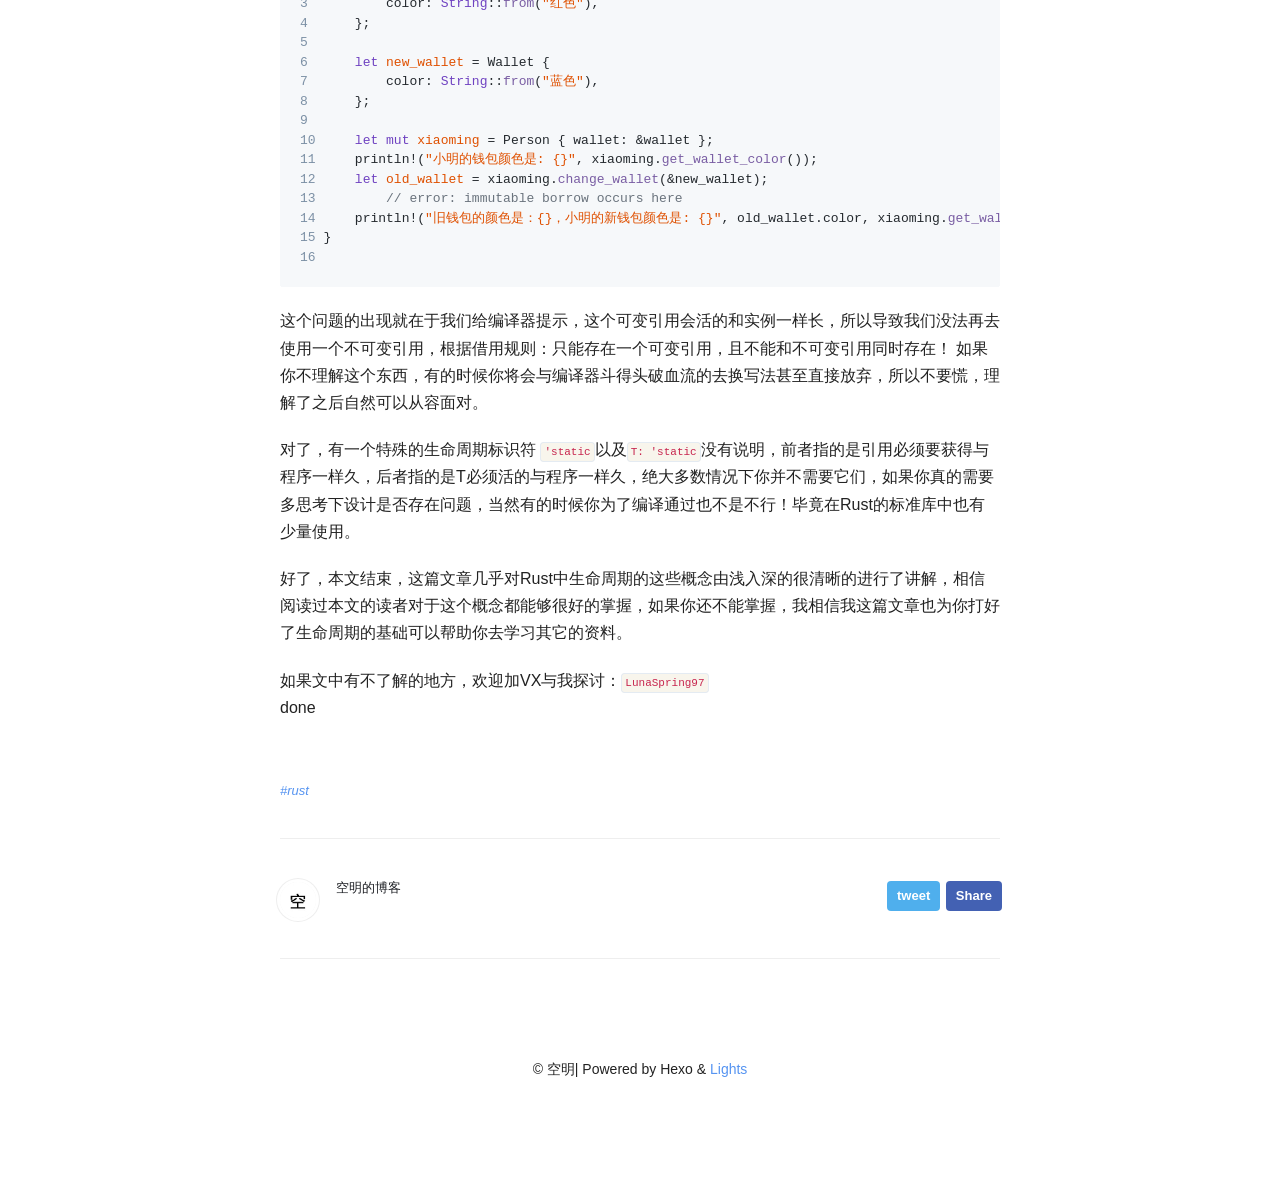
<file: 2023/09/30/Rust的生命周期/index.html>
<!DOCTYPE html>

<meta charset="UTF-8">
<meta http-equiv="X-UA-Compatible" content="IE=edge,chrome=1">
<meta name="viewport" content="width=device-width,initial-scale=1,user-scalable=0">

  <meta name="description" content="Rust对于内存回收的机制，采取了一种与众不同的方式，当然这也不是新的概念，即RAII（Resource Acquisition Is Initialization）的机制，这种机制起源于C++，但是在其它语言中都以不同的方式出现过，Rust不仅将RAII作为内存的主要回收手段，还加入了更加严格的编">


<link rel="alternate" href="/atom.xml" title="空明的博客" type="application/atom+xml">
<meta name="theme-color" content="#a1d0f6">
<title>Rust的生命周期 - 空明的博客</title>
<!--[if lt IE 9]><script src="//html5shiv.googlecode.com/svn/trunk/html5.js"></script><![endif]-->
<link rel="shortcut icon" href="/favicon.png">

<link rel="stylesheet" href="/css/style.css">

<nav class="main-nav">
	
	    <a href="/">← 主页</a>
	
	
	    <a href="/about/">About</a>
	
	    <a href="/archives/">Archives</a>
	
	<a class="cta" href="/atom.xml" data-no-instant>订阅</a>
</nav>

<section id="wrapper">
    <article class="post">
    <header>
        
            <h1>Rust的生命周期</h1>
        
        <h2 class="headline">Sep 30 2023
        
        </h2>
    </header>
</article>
<section id="post-body"><p>Rust对于内存回收的机制，采取了一种与众不同的方式，当然这也不是新的概念，即<strong>RAII（Resource Acquisition Is Initialization）</strong>的机制，这种机制起源于C++，但是在其它语言中都以不同的方式出现过，Rust不仅将RAII作为内存的主要回收手段，还加入了更加严格的编译时检查，以防止资源的不当使用，Rust的内存管理方式不同于C++的手动内存管理方式，也不同于Java虚拟机的垃圾回收机制进行内存的自动回收，对于Rust学习者，理解RAII机制是非常重要的，它可以帮助你理解Rust编译器需要依靠你进行生命周期声明标注。 </p>
<p>Rust为了保证内存安全，采用了三种核心思想，分别是：所有权（ownership）、借用（borrowing）、生命周期（lifetimes）。阅读本篇文章时，希望读者已经对所有权和借用有所了解。相较于生命周期，这两个概念更为简单。如果你尚不了解，建议花费30分钟时间先进行学习。不过，如果你只想了解生命周期的内容，也是可以的。但我不会在本文中对所有权和借用进行深入解释。如果想了解这两个概念，可以参考以下资料：</p>
<p><a target="_blank" rel="noopener" href="https://doc.rust-lang.org/book/ch04-01-what-is-ownership.html">what-is-ownership</a></p>
<p><a target="_blank" rel="noopener" href="https://doc.rust-lang.org/book/ch04-02-references-and-borrowing.html">references-and-borrowing</a></p>
<p>RAII 到底是什么？中文直译为”资源获取即初始化”，熟悉C++的朋友对这个概念或许并不陌生，RAII要求资源的有效期与持有资源的对象生命周期严格绑定，即由对象的构造函数完成资源的分配，同时由析构函数完成资源的释放。在这种要求下，只要对象能正确的析构就不会出现资源泄露问题。RAII的设计最开始是为了解决C++异常时资源释放的问题，为了不涉及任何语言的写法，以下代码我用一段伪代码展示：</p>
<figure class="highlight c++"><table><tr><td class="gutter"><pre><span class="line">1</span><br><span class="line">2</span><br><span class="line">3</span><br><span class="line">4</span><br><span class="line">5</span><br><span class="line">6</span><br><span class="line">7</span><br><span class="line">8</span><br><span class="line">9</span><br><span class="line">10</span><br><span class="line">11</span><br><span class="line">12</span><br><span class="line">13</span><br><span class="line">14</span><br><span class="line">15</span><br><span class="line">16</span><br><span class="line">17</span><br></pre></td><td class="code"><pre><span class="line"><span class="comment">// 未使用RAII，通过finally确保在发生异常时资源仍然能够被正常回收</span></span><br><span class="line"><span class="function"><span class="type">void</span> <span class="title">test</span><span class="params">()</span> </span>&#123;</span><br><span class="line">  Socket socket;</span><br><span class="line">  <span class="keyword">try</span> &#123;</span><br><span class="line">    socket = <span class="keyword">new</span> <span class="built_in">Sokcet</span>();</span><br><span class="line">    <span class="built_in">access</span>(socket);</span><br><span class="line">  &#125; finally &#123;</span><br><span class="line">    socket.<span class="built_in">close</span>();</span><br><span class="line">  &#125;</span><br><span class="line">&#125;</span><br><span class="line"></span><br><span class="line"><span class="comment">// 使用RAII</span></span><br><span class="line"><span class="function"><span class="type">void</span> <span class="title">test</span><span class="params">()</span> </span>&#123;</span><br><span class="line">  <span class="built_in">try</span> (Socket socket = <span class="keyword">new</span> <span class="built_in">Socket</span>()) &#123;</span><br><span class="line">    <span class="built_in">access</span>(socket);</span><br><span class="line">  &#125;</span><br><span class="line">&#125;</span><br></pre></td></tr></table></figure>

<p>在Rust中的应用是一种隐式的方式：</p>
<figure class="highlight rust"><table><tr><td class="gutter"><pre><span class="line">1</span><br><span class="line">2</span><br><span class="line">3</span><br><span class="line">4</span><br><span class="line">5</span><br><span class="line">6</span><br><span class="line">7</span><br><span class="line">8</span><br><span class="line">9</span><br><span class="line">10</span><br><span class="line">11</span><br><span class="line">12</span><br><span class="line">13</span><br><span class="line">14</span><br></pre></td><td class="code"><pre><span class="line"><span class="keyword">fn</span> <span class="title function_">main</span>() &#123;</span><br><span class="line">    <span class="keyword">let</span> <span class="variable">x</span> = <span class="type">String</span>::<span class="title function_ invoke__">from</span>(<span class="string">&quot;这是一个字符串&quot;</span>);</span><br><span class="line">    &#123;</span><br><span class="line">        <span class="keyword">let</span> <span class="variable">y</span> = <span class="type">String</span>::<span class="title function_ invoke__">from</span>(<span class="string">&quot;这是一个字符串&quot;</span>);</span><br><span class="line">        <span class="built_in">println!</span>(<span class="string">&quot;&#123;&#125;&quot;</span>, y);</span><br><span class="line">    &#125; <span class="comment">// 离开此作用域时，析构函数将y进行回收</span></span><br><span class="line">    <span class="built_in">println!</span>(<span class="string">&quot;&#123;&#125;&quot;</span>, x);</span><br><span class="line">    <span class="title function_ invoke__">test</span>();</span><br><span class="line">&#125; <span class="comment">// 离开此作用域时，析构函数将会将x进行回收</span></span><br><span class="line"></span><br><span class="line"><span class="keyword">fn</span> <span class="title function_">test</span>() &#123;</span><br><span class="line">    <span class="keyword">let</span> <span class="variable">a</span> = <span class="type">String</span>::<span class="title function_ invoke__">from</span>(<span class="string">&quot;这是一个字符串&quot;</span>);</span><br><span class="line">    <span class="built_in">println!</span>(<span class="string">&quot;&#123;&#125;&quot;</span>, a);</span><br><span class="line">&#125; <span class="comment">//  在离开此作用域时，析构函数将a进行回收</span></span><br></pre></td></tr></table></figure>

<p>得益于在离开作用域后会自动回收变量的资源所得到的零成本抽象、无垃圾回收开销及内存安全，我们所要付出的代价就是书写时的思维方式，需要严格遵守规则并调整  PS：这就是为什么你有的时候会被编译器的提示折腾的半死（PS： 这里提一嘴在Rust 1.31后关于引用回收的特性，引用从借用处开始，持续到最后一处使用的地方就算结束）。</p>
<p>现在请跟我一起看看这段编译绝对不会通过的代码：</p>
<figure class="highlight rust"><table><tr><td class="gutter"><pre><span class="line">1</span><br><span class="line">2</span><br><span class="line">3</span><br><span class="line">4</span><br><span class="line">5</span><br><span class="line">6</span><br><span class="line">7</span><br></pre></td><td class="code"><pre><span class="line"><span class="keyword">fn</span> <span class="title function_">max</span>(a: &amp;<span class="type">i32</span>, b: &amp;<span class="type">i32</span>) <span class="punctuation">-&gt;</span> &amp;<span class="type">i32</span> &#123;</span><br><span class="line">    <span class="keyword">if</span> a &gt; b &#123;</span><br><span class="line">        a</span><br><span class="line">    &#125; <span class="keyword">else</span> &#123;</span><br><span class="line">        b</span><br><span class="line">    &#125;</span><br><span class="line">&#125;</span><br></pre></td></tr></table></figure>

<p>Rust会提示你它需要一些帮助：</p>
<figure class="highlight plaintext"><table><tr><td class="gutter"><pre><span class="line">1</span><br><span class="line">2</span><br><span class="line">3</span><br><span class="line">4</span><br><span class="line">5</span><br><span class="line">6</span><br><span class="line">7</span><br><span class="line">8</span><br><span class="line">9</span><br><span class="line">10</span><br><span class="line">11</span><br><span class="line">12</span><br><span class="line">13</span><br><span class="line">14</span><br></pre></td><td class="code"><pre><span class="line">error[E0106]: missing lifetime specifier</span><br><span class="line">  --&gt; src/main.rs:16:29</span><br><span class="line">   |</span><br><span class="line">16 | fn max(a: &amp;i32, b: &amp;i32) -&gt; &amp;i32 &#123;</span><br><span class="line">   |           ----     ----     ^ expected named lifetime parameter</span><br><span class="line">   |</span><br><span class="line">   = help: this function&#x27;s return type contains a borrowed value, but the signature does not say whether it is borrowed from `a` or `b`</span><br><span class="line">help: consider introducing a named lifetime parameter</span><br><span class="line">   |</span><br><span class="line">16 | fn max&lt;&#x27;a&gt;(a: &amp;&#x27;a i32, b: &amp;&#x27;a i32) -&gt; &amp;&#x27;a i32 &#123;</span><br><span class="line">   |       ++++     ++          ++          ++</span><br><span class="line"></span><br><span class="line">For more information about this error, try `rustc --explain E0106`.</span><br><span class="line">error: could not compile `lifetime` (bin &quot;lifetime&quot;) due to previous error</span><br></pre></td></tr></table></figure>

<p>在我解决这个问题之前，请你站在编译器视角看这个问题：</p>
<ul>
<li>会返回<code>a</code>还是返回<code>b</code>呢？</li>
<li>虽然我们知道函数应当返回较大的那个值，但对编译器来说，在非运行时（即编译时），这个信息并不可知，对吗？</li>
</ul>
<p>所以编译器在编译时也不知道该返回<code>a</code>和<code>b</code>，可能在使用<code>a</code>的时候<code>a</code>就已经被回收了，亦或是使用<code>b</code>的时候<code>b</code>已经被回收了？看下面示例：</p>
<figure class="highlight rust"><table><tr><td class="gutter"><pre><span class="line">1</span><br><span class="line">2</span><br><span class="line">3</span><br><span class="line">4</span><br><span class="line">5</span><br><span class="line">6</span><br><span class="line">7</span><br><span class="line">8</span><br><span class="line">9</span><br><span class="line">10</span><br><span class="line">11</span><br><span class="line">12</span><br><span class="line">13</span><br><span class="line">14</span><br><span class="line">15</span><br><span class="line">16</span><br><span class="line">17</span><br></pre></td><td class="code"><pre><span class="line"><span class="keyword">fn</span> <span class="title function_">main</span>() &#123;</span><br><span class="line">  <span class="keyword">let</span> <span class="variable">result</span>;</span><br><span class="line">  <span class="keyword">let</span> <span class="variable">x</span> = <span class="number">5</span>;</span><br><span class="line">  &#123;</span><br><span class="line">    <span class="keyword">let</span> <span class="variable">y</span> = <span class="number">10</span>;</span><br><span class="line">    result = <span class="title function_ invoke__">max</span>(&amp;x, &amp;y);</span><br><span class="line">  &#125; <span class="comment">// 离开此作用域时，析构函数会将y进行回收</span></span><br><span class="line">  <span class="built_in">println!</span>(<span class="string">&quot;&#123;&#125;&quot;</span>, result); <span class="comment">// 此时错误引用了已经被释放了的y，造成悬垂引用！ </span></span><br><span class="line">&#125;</span><br><span class="line"></span><br><span class="line"><span class="keyword">fn</span> <span class="title function_">max</span>(a: &amp;<span class="type">i32</span>, b: &amp;<span class="type">i32</span>) <span class="punctuation">-&gt;</span> &amp;<span class="type">i32</span> &#123;</span><br><span class="line">    <span class="keyword">if</span> a &gt; b &#123;</span><br><span class="line">        a</span><br><span class="line">    &#125; <span class="keyword">else</span> &#123;</span><br><span class="line">        b</span><br><span class="line">    &#125;</span><br><span class="line">&#125;</span><br></pre></td></tr></table></figure>

<p>当然以上代码是不可以被编译通过的，存在未给方法标注生命周期以及引用了被释放的y，写这段代码只是为了告诉读者这个现象，此时就会出现悬垂引用，我们需要给编译器(给编译器写注释)一些提示，这些提示就是通过生命周期的标识的方式告诉编译器，你放心，我心里有数！我知道这些引用的生命周期关系是怎么样的，不会像上述例子一样瞎玩的！</p>
<p>添加生命周期标识只需要 <code>&#39;任意字符</code>，但通常我们会使用这种<code>&#39;a</code>、<code>&#39;b&#39;</code>这种简单的命名来定义生命周期标识，例如：</p>
<figure class="highlight rust"><table><tr><td class="gutter"><pre><span class="line">1</span><br><span class="line">2</span><br></pre></td><td class="code"><pre><span class="line">&amp;<span class="symbol">&#x27;a</span> <span class="type">i32</span>;  <span class="comment">// 这是一个标识了生命周期a的不可变引用</span></span><br><span class="line">&amp;<span class="symbol">&#x27;b</span> <span class="keyword">mut</span> <span class="type">i32</span>; <span class="comment">// 这是一个标识了生命周期b的可变引用</span></span><br></pre></td></tr></table></figure>

<p>利用生命周期标识将函数进行代码上的调整：</p>
<figure class="highlight rust"><table><tr><td class="gutter"><pre><span class="line">1</span><br><span class="line">2</span><br><span class="line">3</span><br><span class="line">4</span><br><span class="line">5</span><br><span class="line">6</span><br><span class="line">7</span><br></pre></td><td class="code"><pre><span class="line"><span class="keyword">fn</span> <span class="title function_">max</span>&lt;<span class="symbol">&#x27;a</span>&gt;(a: &amp;<span class="symbol">&#x27;a</span> <span class="type">i32</span>, b: &amp;<span class="symbol">&#x27;a</span> <span class="type">i32</span>) <span class="punctuation">-&gt;</span> &amp;<span class="symbol">&#x27;a</span> <span class="type">i32</span> &#123;</span><br><span class="line">    <span class="keyword">if</span> a &gt; b &#123;</span><br><span class="line">        a</span><br><span class="line">    &#125; <span class="keyword">else</span> &#123;</span><br><span class="line">        b</span><br><span class="line">    &#125;</span><br><span class="line">&#125;</span><br></pre></td></tr></table></figure>

<p>上述代码：声明了生命周期<code>&#39;a</code>的标识将其作用在了<code>a</code>和<code>b</code>方法参数以及返回参数上，这是在告诉编译器我的2个方法参数以及返回值之间是相互之间有关联的，返回的引用生命周期不会超过a和b的生命周期范围，也就是不会比方法参数俩的任意一个生命周期还要长，如果出现了，编译器会毫不犹豫的拒绝执行你的代码，读者需要时刻谨记，<strong>书写了生命周期标识，只不过是向编译器阐明了方法参数和返回值的关系上的注释，并不会对引用的实际生命周期造成任何影响，它仅仅是写个编译器的注释！用来帮助编译器确定要执行的代码是否安全</strong>，理解这一段话，对于正在阅读本文的读者来说对于接下来掌握生命周期的这个概念极为重要！</p>
<p>现在修改一版正确的代码</p>
<figure class="highlight rust"><table><tr><td class="gutter"><pre><span class="line">1</span><br><span class="line">2</span><br><span class="line">3</span><br><span class="line">4</span><br><span class="line">5</span><br><span class="line">6</span><br><span class="line">7</span><br><span class="line">8</span><br><span class="line">9</span><br><span class="line">10</span><br><span class="line">11</span><br><span class="line">12</span><br><span class="line">13</span><br><span class="line">14</span><br><span class="line">15</span><br><span class="line">16</span><br><span class="line">17</span><br><span class="line">18</span><br><span class="line">19</span><br></pre></td><td class="code"><pre><span class="line"><span class="keyword">fn</span> <span class="title function_">main</span>() &#123;</span><br><span class="line">  <span class="keyword">let</span> <span class="variable">result</span>;</span><br><span class="line">  <span class="keyword">let</span> <span class="variable">x</span> = <span class="number">5</span>;</span><br><span class="line">  &#123;</span><br><span class="line">    <span class="keyword">let</span> <span class="variable">y</span> = <span class="number">10</span>;</span><br><span class="line">    result = <span class="title function_ invoke__">max</span>(&amp;x, &amp;y);</span><br><span class="line">    <span class="built_in">println!</span>(<span class="string">&quot;&#123;&#125;&quot;</span>, result); </span><br><span class="line">  &#125;</span><br><span class="line">  <span class="comment">// 如果在此处执行会报错，因为此处的引用已经超出了生命周期引用</span></span><br><span class="line">  <span class="comment">// 返回的引用不能比方法参数俩的任意一个生命周期还要长！</span></span><br><span class="line">  <span class="comment">// println!(&quot;&#123;&#125;&quot;, result); </span></span><br><span class="line">&#125;</span><br><span class="line"><span class="keyword">fn</span> <span class="title function_">max</span>&lt;<span class="symbol">&#x27;a</span>&gt;(a: &amp;<span class="symbol">&#x27;a</span> <span class="type">i32</span>, b: &amp;<span class="symbol">&#x27;a</span> <span class="type">i32</span>) <span class="punctuation">-&gt;</span> &amp;<span class="symbol">&#x27;a</span> <span class="type">i32</span> &#123;</span><br><span class="line">    <span class="keyword">if</span> a &gt; b &#123;</span><br><span class="line">        a</span><br><span class="line">    &#125; <span class="keyword">else</span> &#123;</span><br><span class="line">        b</span><br><span class="line">    &#125;</span><br><span class="line">&#125;</span><br></pre></td></tr></table></figure>

<p>这段代码已然能够正确执行，现在请读者在思考一个问题，请站在编译器的角度：</p>
<ul>
<li>思考<code>&#39;a</code>到底等于谁的生命周期？</li>
</ul>
<p>如果没有思路，不妨再品一品我上面说的”声明了生命周期<code>&#39;a</code>的标识将其作用在了<code>a</code>和<code>b</code>方法参数以及返回参数上，这是在告诉编译器我的2个方法参数以及返回值之间是相互之间有关联的，返回的引用生命周期不会超过a和b的生命周期范围，也就是不会比方法参数俩的任意一个生命周期还要长。”  答案是：最短的那一个，只要超过了最短的那一个的生命周期范围，就违反了写给编译器的注释不是吗？编译器在编译你的代码的时候会根据书写的标识检查返回的引用的使用是违反了我们的注释，这就是此处我们书写它的意义所在。</p>
<p>为了再次加强生命周期标注对参数以及返回值的关联关系，我继续再举一个例子：</p>
<figure class="highlight rust"><table><tr><td class="gutter"><pre><span class="line">1</span><br><span class="line">2</span><br><span class="line">3</span><br></pre></td><td class="code"><pre><span class="line"><span class="keyword">fn</span> <span class="title function_">test</span>&lt;<span class="symbol">&#x27;a</span>&gt;(a: &amp;<span class="symbol">&#x27;a</span> <span class="type">i32</span>, b: &amp;<span class="type">i32</span>) <span class="punctuation">-&gt;</span> &amp;<span class="symbol">&#x27;a</span> <span class="type">i32</span> &#123;</span><br><span class="line">    a</span><br><span class="line">&#125;</span><br></pre></td></tr></table></figure>

<p>请继续思考一下为何<code>b</code>没有被标识生命周期注解仍然能够编译通过并执行？</p>
<ol>
<li>通过生命周期的标注，已经向编译器写好了注释(标识)，已经说明了入参引用与返回值之间的生命周期关系，帮助编译器检查参数与返回值的关系</li>
<li>编译器检查的时候<code>b</code>入参的引用，确确实实与返回值没有关系，确确实实只会返回<code>a</code>的引用而非其它</li>
</ol>
<p>所以能够编译通过</p>
<p>如果时时刻刻都需要对引用以及返回值进行生命周期的标注，很烦琐很麻烦不是吗？所以Rust可以像自动推导变量类型一样帮助我们自动推导生命周期标注，这也叫做<strong>生命周期省略</strong>，共有以下三条规则：</p>
<ol>
<li>每一个引用都会获得独自的生命周期</li>
<li>若函数的输入只有一个引用类型的参数，那么返回值的生命周期就等于该输入的生命周期</li>
<li>若存在多个生命周期，且其中一个是<code>&amp;self</code>或者<code>&amp;mut self</code>，则输出的生命周期等于<code>&amp;self</code>的生命周期</li>
</ol>
<p>接下来根据消除法则，就可以推导一下为什么之前写的<code>max</code>函数Rust的编译器无法自动推导</p>
<figure class="highlight rust"><table><tr><td class="gutter"><pre><span class="line">1</span><br><span class="line">2</span><br><span class="line">3</span><br><span class="line">4</span><br><span class="line">5</span><br><span class="line">6</span><br><span class="line">7</span><br></pre></td><td class="code"><pre><span class="line"><span class="keyword">fn</span> <span class="title function_">max</span>(a: &amp;<span class="type">i32</span>, b: &amp;<span class="type">i32</span>) <span class="punctuation">-&gt;</span> &amp;<span class="type">i32</span> &#123;</span><br><span class="line">    <span class="keyword">if</span> a &gt; b &#123;</span><br><span class="line">        a</span><br><span class="line">    &#125; <span class="keyword">else</span> &#123;</span><br><span class="line">        b</span><br><span class="line">    &#125;</span><br><span class="line">&#125;</span><br></pre></td></tr></table></figure>

<p>根据消除法则一：每一个引用都会获得独自的生命周期</p>
<figure class="highlight rust"><table><tr><td class="gutter"><pre><span class="line">1</span><br><span class="line">2</span><br><span class="line">3</span><br><span class="line">4</span><br><span class="line">5</span><br><span class="line">6</span><br><span class="line">7</span><br></pre></td><td class="code"><pre><span class="line"><span class="keyword">fn</span> <span class="title function_">max</span>&lt;<span class="symbol">&#x27;a</span>, <span class="symbol">&#x27;b</span>&gt;(a: &amp;<span class="symbol">&#x27;a</span> <span class="type">i32</span>, b: &amp;<span class="symbol">&#x27;b</span> <span class="type">i32</span>) <span class="punctuation">-&gt;</span> &amp;<span class="type">i32</span> &#123;</span><br><span class="line">    <span class="keyword">if</span> a &gt; b &#123;</span><br><span class="line">        a</span><br><span class="line">    &#125; <span class="keyword">else</span> &#123;</span><br><span class="line">        b</span><br><span class="line">    &#125;</span><br><span class="line">&#125;</span><br></pre></td></tr></table></figure>

<p>那么问题来了，我输出的引用的生命周期是？<code>a</code>还是<code>b</code>？因为二个都有可能返回不得而知，所以这个时候你可以再品品之前说的”2个方法参数以及返回值之间是相互之间有关联”的这句话，可能会豁然开朗哦。</p>
<p>根据消除法则二：若函数的输入只有一个引用类型参数，那么返回值的生命周期就等于该输入的生命周期，由于存在二个引用类型参数，无法应用。</p>
<p>根据消除法则三：我们这个并不是一个方法，而是一个函数，也没有定义<code>&amp;self</code>，无法应用。</p>
<p>接下来演示一个完全符合生命周期省略法则的例子：</p>
<p>原代码：</p>
<figure class="highlight rust"><table><tr><td class="gutter"><pre><span class="line">1</span><br><span class="line">2</span><br><span class="line">3</span><br><span class="line">4</span><br><span class="line">5</span><br></pre></td><td class="code"><pre><span class="line"><span class="keyword">fn</span> <span class="title function_">do_something</span>(a: &amp;<span class="type">i32</span>)  <span class="punctuation">-&gt;</span> &amp;<span class="type">i32</span> &#123;</span><br><span class="line">    <span class="comment">// do something.......</span></span><br><span class="line">    <span class="comment">// ba la ba la</span></span><br><span class="line">    a</span><br><span class="line">&#125;</span><br></pre></td></tr></table></figure>

<p>能够完全符合规则一和规则二吧？关于规则三几乎都是在结构体中出现，你理解透这部分内容，结构体中引用的生命周期引用，你仅需记住这一句方可瞬间理解”结构体中的引用，必须比该结构体获得更久”，通透吧？这是为了确保结构体的引用仍然有效时，结构体内部的引用也是有效的，说白了还是为了内存安全防止悬垂引用！</p>
<figure class="highlight rust"><table><tr><td class="gutter"><pre><span class="line">1</span><br><span class="line">2</span><br><span class="line">3</span><br><span class="line">4</span><br><span class="line">5</span><br><span class="line">6</span><br><span class="line">7</span><br><span class="line">8</span><br><span class="line">9</span><br><span class="line">10</span><br><span class="line">11</span><br><span class="line">12</span><br><span class="line">13</span><br><span class="line">14</span><br><span class="line">15</span><br><span class="line">16</span><br><span class="line">17</span><br><span class="line">18</span><br><span class="line">19</span><br><span class="line">20</span><br><span class="line">21</span><br><span class="line">22</span><br><span class="line">23</span><br><span class="line">24</span><br></pre></td><td class="code"><pre><span class="line"><span class="keyword">fn</span> <span class="title function_">main</span>() &#123;</span><br><span class="line">    <span class="keyword">let</span> <span class="variable">wallet</span> = Wallet &#123; color: <span class="type">String</span>::<span class="title function_ invoke__">from</span>(<span class="string">&quot;Red&quot;</span>) &#125;;</span><br><span class="line">    <span class="keyword">let</span> <span class="variable">xiaoming</span> = Person &#123; wallet: &amp;wallet &#125;;</span><br><span class="line">    <span class="built_in">println!</span>(<span class="string">&quot;小明的钱包颜色是: &#123;&#125;&quot;</span>, xiaoming.<span class="title function_ invoke__">get_wallet_color</span>());</span><br><span class="line">&#125;</span><br><span class="line"></span><br><span class="line"><span class="keyword">struct</span> <span class="title class_">Wallet</span> &#123;</span><br><span class="line">    color: <span class="type">String</span>,</span><br><span class="line">&#125;</span><br><span class="line"><span class="keyword">struct</span> <span class="title class_">Person</span>&lt;<span class="symbol">&#x27;a</span>&gt; &#123;</span><br><span class="line">    wallet: &amp;<span class="symbol">&#x27;a</span> Wallet,</span><br><span class="line">&#125;</span><br><span class="line"></span><br><span class="line"></span><br><span class="line"><span class="keyword">impl</span>&lt;<span class="symbol">&#x27;a</span>&gt; Person&lt;<span class="symbol">&#x27;a</span>&gt; &#123;</span><br><span class="line">    <span class="keyword">fn</span> <span class="title function_">get_wallet_color</span>(&amp;<span class="keyword">self</span>) <span class="punctuation">-&gt;</span> &amp;<span class="type">str</span> &#123;</span><br><span class="line">        &amp;<span class="keyword">self</span>.wallet.color</span><br><span class="line">    &#125;</span><br><span class="line"></span><br><span class="line">    <span class="comment">// 约等于这样写</span></span><br><span class="line">    <span class="comment">// fn get_wallet_color(&amp;&#x27;a self) -&gt; &amp;&#x27;a str &#123;</span></span><br><span class="line">    <span class="comment">//     &amp;self.wallet.color</span></span><br><span class="line">    <span class="comment">// &#125;</span></span><br><span class="line">&#125;</span><br></pre></td></tr></table></figure>

<p>新增一个更换钱包的方法</p>
<figure class="highlight rust"><table><tr><td class="gutter"><pre><span class="line">1</span><br><span class="line">2</span><br><span class="line">3</span><br><span class="line">4</span><br><span class="line">5</span><br><span class="line">6</span><br><span class="line">7</span><br><span class="line">8</span><br><span class="line">9</span><br><span class="line">10</span><br><span class="line">11</span><br><span class="line">12</span><br><span class="line">13</span><br><span class="line">14</span><br><span class="line">15</span><br><span class="line">16</span><br><span class="line">17</span><br><span class="line">18</span><br><span class="line">19</span><br><span class="line">20</span><br><span class="line">21</span><br><span class="line">22</span><br><span class="line">23</span><br><span class="line">24</span><br><span class="line">25</span><br><span class="line">26</span><br><span class="line">27</span><br><span class="line">28</span><br><span class="line">29</span><br><span class="line">30</span><br><span class="line">31</span><br><span class="line">32</span><br></pre></td><td class="code"><pre><span class="line"><span class="keyword">fn</span> <span class="title function_">main</span>() &#123;</span><br><span class="line">    <span class="keyword">let</span> <span class="variable">wallet</span> = Wallet &#123;</span><br><span class="line">        color: <span class="type">String</span>::<span class="title function_ invoke__">from</span>(<span class="string">&quot;红色&quot;</span>),</span><br><span class="line">    &#125;;</span><br><span class="line">    </span><br><span class="line">    <span class="keyword">let</span> <span class="variable">new_wallet</span> = Wallet &#123;</span><br><span class="line">        color: <span class="type">String</span>::<span class="title function_ invoke__">from</span>(<span class="string">&quot;蓝色&quot;</span>),</span><br><span class="line">    &#125;;</span><br><span class="line"></span><br><span class="line">    <span class="keyword">let</span> <span class="keyword">mut </span><span class="variable">xiaoming</span> = Person &#123; wallet: &amp;wallet &#125;;</span><br><span class="line">    <span class="built_in">println!</span>(<span class="string">&quot;小明的钱包颜色是: &#123;&#125;&quot;</span>, xiaoming.<span class="title function_ invoke__">get_wallet_color</span>());</span><br><span class="line">    xiaoming.<span class="title function_ invoke__">change_wallet</span>(&amp;new_wallet);</span><br><span class="line">    <span class="built_in">println!</span>(<span class="string">&quot;小明的钱包颜色是: &#123;&#125;&quot;</span>, xiaoming.<span class="title function_ invoke__">get_wallet_color</span>());</span><br><span class="line">&#125;</span><br><span class="line"></span><br><span class="line"><span class="keyword">struct</span> <span class="title class_">Wallet</span> &#123;</span><br><span class="line">    color: <span class="type">String</span>,</span><br><span class="line">&#125;</span><br><span class="line"></span><br><span class="line"><span class="keyword">struct</span> <span class="title class_">Person</span>&lt;<span class="symbol">&#x27;a</span>&gt; &#123;</span><br><span class="line">    wallet: &amp;<span class="symbol">&#x27;a</span> Wallet,</span><br><span class="line">&#125;</span><br><span class="line"></span><br><span class="line"><span class="keyword">impl</span>&lt;<span class="symbol">&#x27;a</span>&gt; Person&lt;<span class="symbol">&#x27;a</span>&gt; &#123;</span><br><span class="line">    <span class="keyword">fn</span> <span class="title function_">get_wallet_color</span>(&amp;<span class="keyword">self</span>) <span class="punctuation">-&gt;</span> &amp;<span class="type">str</span> &#123;</span><br><span class="line">        &amp;<span class="keyword">self</span>.wallet.color</span><br><span class="line">    &#125;</span><br><span class="line"></span><br><span class="line">    <span class="keyword">fn</span> <span class="title function_">change_wallet</span>(&amp;<span class="keyword">mut</span> <span class="keyword">self</span>, new_wallet: &amp;<span class="symbol">&#x27;a</span> Wallet) &#123;</span><br><span class="line">        <span class="keyword">self</span>.wallet = new_wallet</span><br><span class="line">    &#125;</span><br><span class="line">&#125;</span><br></pre></td></tr></table></figure>

<p>执行上述代码，得到的控制台输出为：</p>
<figure class="highlight plaintext"><table><tr><td class="gutter"><pre><span class="line">1</span><br><span class="line">2</span><br></pre></td><td class="code"><pre><span class="line">小明的钱包颜色是: 红色</span><br><span class="line">小明的钱包颜色是: 蓝色</span><br></pre></td></tr></table></figure>

<p>当然生命周期的标识也不能乱标，因为实实在在有可能误导编译器给你带来麻烦，就像一段代码的执行逻辑通过错误的注释可以引导读你代码的人走向错误的理解一样，我将循序渐进的带你走向错误，并向你展示<strong>生命周期的约束语法</strong>，需要注意的是它是用于表示一种关系。</p>
<figure class="highlight rust"><table><tr><td class="gutter"><pre><span class="line">1</span><br><span class="line">2</span><br><span class="line">3</span><br><span class="line">4</span><br><span class="line">5</span><br><span class="line">6</span><br><span class="line">7</span><br><span class="line">8</span><br><span class="line">9</span><br><span class="line">10</span><br><span class="line">11</span><br><span class="line">12</span><br><span class="line">13</span><br><span class="line">14</span><br><span class="line">15</span><br><span class="line">16</span><br><span class="line">17</span><br><span class="line">18</span><br><span class="line">19</span><br><span class="line">20</span><br><span class="line">21</span><br><span class="line">22</span><br><span class="line">23</span><br><span class="line">24</span><br><span class="line">25</span><br><span class="line">26</span><br><span class="line">27</span><br><span class="line">28</span><br><span class="line">29</span><br><span class="line">30</span><br><span class="line">31</span><br><span class="line">32</span><br><span class="line">33</span><br><span class="line">34</span><br></pre></td><td class="code"><pre><span class="line"><span class="keyword">fn</span> <span class="title function_">main</span>() &#123;</span><br><span class="line">    <span class="keyword">let</span> <span class="variable">wallet</span> = Wallet &#123;</span><br><span class="line">        color: <span class="type">String</span>::<span class="title function_ invoke__">from</span>(<span class="string">&quot;红色&quot;</span>),</span><br><span class="line">    &#125;;</span><br><span class="line">    </span><br><span class="line">    <span class="keyword">let</span> <span class="variable">new_wallet</span> = Wallet &#123;</span><br><span class="line">        color: <span class="type">String</span>::<span class="title function_ invoke__">from</span>(<span class="string">&quot;蓝色&quot;</span>),</span><br><span class="line">    &#125;;</span><br><span class="line"></span><br><span class="line">    <span class="keyword">let</span> <span class="keyword">mut </span><span class="variable">xiaoming</span> = Person &#123; wallet: &amp;wallet &#125;;</span><br><span class="line">    <span class="built_in">println!</span>(<span class="string">&quot;小明的钱包颜色是: &#123;&#125;&quot;</span>, xiaoming.<span class="title function_ invoke__">get_wallet_color</span>());</span><br><span class="line">    xiaoming.<span class="title function_ invoke__">change_wallet</span>(&amp;new_wallet);</span><br><span class="line">    <span class="built_in">println!</span>(<span class="string">&quot;小明的钱包颜色是: &#123;&#125;&quot;</span>, xiaoming.<span class="title function_ invoke__">get_wallet_color</span>());</span><br><span class="line">&#125;</span><br><span class="line"></span><br><span class="line"><span class="keyword">struct</span> <span class="title class_">Wallet</span> &#123;</span><br><span class="line">    color: <span class="type">String</span>,</span><br><span class="line">&#125;</span><br><span class="line"></span><br><span class="line"><span class="keyword">struct</span> <span class="title class_">Person</span>&lt;<span class="symbol">&#x27;a</span>&gt; &#123;</span><br><span class="line">    wallet: &amp;<span class="symbol">&#x27;a</span> Wallet,</span><br><span class="line">&#125;</span><br><span class="line"></span><br><span class="line"><span class="keyword">impl</span>&lt;<span class="symbol">&#x27;b</span>: <span class="symbol">&#x27;a</span>, <span class="symbol">&#x27;a</span>&gt; Person&lt;<span class="symbol">&#x27;a</span>&gt; &#123; <span class="comment">// changed here</span></span><br><span class="line">    <span class="keyword">fn</span> <span class="title function_">get_wallet_color</span>(&amp;<span class="keyword">self</span>) <span class="punctuation">-&gt;</span> &amp;<span class="type">str</span> &#123;</span><br><span class="line">        &amp;<span class="keyword">self</span>.wallet.color</span><br><span class="line">    &#125;</span><br><span class="line"></span><br><span class="line">    <span class="keyword">fn</span> <span class="title function_">change_wallet</span>(&amp;<span class="keyword">mut</span> <span class="keyword">self</span>, new_wallet: &amp;<span class="symbol">&#x27;b</span> Wallet) <span class="punctuation">-&gt;</span> &amp;<span class="symbol">&#x27;a</span> Wallet &#123; <span class="comment">// changed here</span></span><br><span class="line">        <span class="keyword">let</span> <span class="variable">old_wallet</span> = <span class="keyword">self</span>.wallet;</span><br><span class="line">        <span class="keyword">self</span>.wallet = new_wallet;</span><br><span class="line">        old_wallet</span><br><span class="line">    &#125;</span><br><span class="line">&#125;</span><br></pre></td></tr></table></figure>

<p>注意此处相较于之前增加了<code>&#39;b: &#39;a</code>的标注，以及新增了一个返回值，这是什么意思呢？</p>
<ul>
<li><code>&#39;b: &#39;a </code>的意图是告诉编译器，我<code>&#39;b</code>标识的引用必然要比<code>&#39;a</code>活得一样久甚至更久，如果不是编译器就拒绝执行代码</li>
<li>此时返回值的生命周期标识是<code>&#39;a</code>也就是当前实例的生命周期</li>
</ul>
<p><code>&#39;b</code>比<code>&#39;a</code>活得久是必须的因为<code>&#39;a</code>表示的是当前结构体的实例，而<code>&#39;b</code>则表示的是我当前实例的引用，如果引用活的比实例要短，那么出现悬垂引用的情况是必然的，当然如果不习惯这种生命周期约束的语法，也是可以这样去声明的</p>
<figure class="highlight rust"><table><tr><td class="gutter"><pre><span class="line">1</span><br><span class="line">2</span><br><span class="line">3</span><br><span class="line">4</span><br><span class="line">5</span><br><span class="line">6</span><br><span class="line">7</span><br><span class="line">8</span><br><span class="line">9</span><br><span class="line">10</span><br><span class="line">11</span><br></pre></td><td class="code"><pre><span class="line"><span class="keyword">impl</span>&lt;<span class="symbol">&#x27;a</span>&gt; Person&lt;<span class="symbol">&#x27;a</span>&gt; &#123;</span><br><span class="line">    <span class="keyword">fn</span> <span class="title function_">change_wallet</span>&lt;<span class="symbol">&#x27;b</span>&gt;(&amp;<span class="keyword">mut</span> <span class="keyword">self</span>, new_wallet: &amp;<span class="symbol">&#x27;b</span> Wallet) <span class="punctuation">-&gt;</span> &amp;<span class="symbol">&#x27;a</span> Wal<span class="keyword">let</span></span><br><span class="line">    <span class="variable">where</span></span><br><span class="line">        <span class="symbol">&#x27;b</span>: <span class="symbol">&#x27;a</span>,</span><br><span class="line">    &#123;</span><br><span class="line">        <span class="keyword">let</span> <span class="variable">old_wallet</span> = <span class="keyword">self</span>.wallet;</span><br><span class="line">        <span class="keyword">self</span>.wallet = new_wallet;</span><br><span class="line">        old_wallet</span><br><span class="line">    &#125;</span><br><span class="line">&#125;</span><br><span class="line"></span><br></pre></td></tr></table></figure>

<p>如果对生命周期约束，胡乱约束行不行呢？</p>
<figure class="highlight rust"><table><tr><td class="gutter"><pre><span class="line">1</span><br><span class="line">2</span><br><span class="line">3</span><br><span class="line">4</span><br><span class="line">5</span><br><span class="line">6</span><br></pre></td><td class="code"><pre><span class="line"><span class="keyword">impl</span>&lt;<span class="symbol">&#x27;a</span>: <span class="symbol">&#x27;b</span>, <span class="symbol">&#x27;b</span>&gt; Person&lt;<span class="symbol">&#x27;a</span>&gt; &#123;</span><br><span class="line">	<span class="comment">// 一样的内容就不copy了</span></span><br><span class="line">  <span class="keyword">fn</span> <span class="title function_">change_wallet</span>(&amp;<span class="keyword">mut</span> <span class="keyword">self</span>, new_wallet: &amp;<span class="symbol">&#x27;b</span> Wallet) <span class="punctuation">-&gt;</span> &amp;<span class="symbol">&#x27;a</span> Wallet &#123;</span><br><span class="line">  	<span class="keyword">self</span>.wallet = new_wallet; <span class="comment">// --error 编译器马上就会告诉你，赋值要求b必须比a长</span></span><br><span class="line">  &#125;</span><br><span class="line">&#125;</span><br></pre></td></tr></table></figure>

<p>假设真的能够编译通过， 此处<code>&#39;a</code>表示的是当前实例的生命周期，而<code>&#39;b</code>表示的是要更换的钱包是实例中的引用，如果实例的生命周期要比引用更长，那么就可能会造成悬垂引用，我们这样写正在尝试制造一个悬垂引用，希望读者能在此处思考一下会发生什么？这个问题可以让读者检验自己是否已经掌握了生命周期的精髓，在现实中如果读者在使用生命周期标识的时候死活编译不过，你可以思考一下：你是否正在创建一个悬垂引用，或者生命周期标识的逻辑有误！因为它就是用来防止这个事的，当然你有的时候可能会陷入绝境，这个时候你可以与我探讨一下，可以利用一些机制进行解决。</p>
<p>那么我现在再次修改这个例子，只做一个很小的变动</p>
<figure class="highlight rust"><table><tr><td class="gutter"><pre><span class="line">1</span><br><span class="line">2</span><br><span class="line">3</span><br><span class="line">4</span><br><span class="line">5</span><br></pre></td><td class="code"><pre><span class="line"><span class="keyword">fn</span> <span class="title function_">change_wallet</span>(&amp;<span class="symbol">&#x27;a</span> <span class="keyword">mut</span> <span class="keyword">self</span>, new_wallet: &amp;<span class="symbol">&#x27;b</span> Wallet) <span class="punctuation">-&gt;</span> &amp;<span class="symbol">&#x27;a</span> Wallet &#123;</span><br><span class="line">      <span class="keyword">let</span> <span class="variable">old_wallet</span> = <span class="keyword">self</span>.wallet;</span><br><span class="line">      <span class="keyword">self</span>.wallet = new_wallet;</span><br><span class="line">      old_wallet</span><br><span class="line">&#125;</span><br></pre></td></tr></table></figure>

<p>不仔细看，你正儿八经都无法看出来修改何处，没错就是<code>&amp;&#39;a mut self</code> 我将<code>mut self</code> 标识成了与这个实例活的一样长，此时原本能执行的代码，就开始报错了</p>
<figure class="highlight rust"><table><tr><td class="gutter"><pre><span class="line">1</span><br><span class="line">2</span><br><span class="line">3</span><br><span class="line">4</span><br><span class="line">5</span><br><span class="line">6</span><br><span class="line">7</span><br><span class="line">8</span><br><span class="line">9</span><br><span class="line">10</span><br><span class="line">11</span><br><span class="line">12</span><br><span class="line">13</span><br><span class="line">14</span><br><span class="line">15</span><br><span class="line">16</span><br></pre></td><td class="code"><pre><span class="line"><span class="keyword">fn</span> <span class="title function_">main</span>() &#123;</span><br><span class="line">    <span class="keyword">let</span> <span class="variable">wallet</span> = Wallet &#123;</span><br><span class="line">        color: <span class="type">String</span>::<span class="title function_ invoke__">from</span>(<span class="string">&quot;红色&quot;</span>),</span><br><span class="line">    &#125;;</span><br><span class="line">    </span><br><span class="line">    <span class="keyword">let</span> <span class="variable">new_wallet</span> = Wallet &#123;</span><br><span class="line">        color: <span class="type">String</span>::<span class="title function_ invoke__">from</span>(<span class="string">&quot;蓝色&quot;</span>),</span><br><span class="line">    &#125;;</span><br><span class="line"></span><br><span class="line">    <span class="keyword">let</span> <span class="keyword">mut </span><span class="variable">xiaoming</span> = Person &#123; wallet: &amp;wallet &#125;;</span><br><span class="line">    <span class="built_in">println!</span>(<span class="string">&quot;小明的钱包颜色是: &#123;&#125;&quot;</span>, xiaoming.<span class="title function_ invoke__">get_wallet_color</span>());</span><br><span class="line">    <span class="keyword">let</span> <span class="variable">old_wallet</span> = xiaoming.<span class="title function_ invoke__">change_wallet</span>(&amp;new_wallet);</span><br><span class="line">  	<span class="comment">// error: immutable borrow occurs here</span></span><br><span class="line">    <span class="built_in">println!</span>(<span class="string">&quot;旧钱包的颜色是：&#123;&#125;，小明的新钱包颜色是: &#123;&#125;&quot;</span>, old_wallet.color, xiaoming.<span class="title function_ invoke__">get_wallet_color</span>()); </span><br><span class="line">&#125;</span><br><span class="line"></span><br></pre></td></tr></table></figure>

<p>这个问题的出现就在于我们给编译器提示，这个可变引用会活的和实例一样长，所以导致我们没法再去使用一个不可变引用，根据借用规则：只能存在一个可变引用，且不能和不可变引用同时存在！  如果你不理解这个东西，有的时候你将会与编译器斗得头破血流的去换写法甚至直接放弃，所以不要慌，理解了之后自然可以从容面对。</p>
<p>对了，有一个特殊的生命周期标识符 <code>&#39;static</code>以及<code>T: &#39;static</code>没有说明，前者指的是引用必须要获得与程序一样久，后者指的是T必须活的与程序一样久，绝大多数情况下你并不需要它们，如果你真的需要多思考下设计是否存在问题，当然有的时候你为了编译通过也不是不行！毕竟在Rust的标准库中也有少量使用。</p>
<p>好了，本文结束，这篇文章几乎对Rust中生命周期的这些概念由浅入深的很清晰的进行了讲解，相信阅读过本文的读者对于这个概念都能够很好的掌握，如果你还不能掌握，我相信我这篇文章也为你打好了生命周期的基础可以帮助你去学习其它的资料。</p>
<p>如果文中有不了解的地方，欢迎加VX与我探讨：<code>LunaSpring97</code><br>done</p>
</section>
    
        
        <h2 class="footline">
            <a href="/tags/rust/#rust">rust</a>
        </h2>
    

    <footer id="post-meta" class="clearfix">
        <a href="/about/">
        <img class="avatar" src="/images/avatar.png">
        <div>
            <span class="dark">空明的博客</span>
            <span></span>
        </div>
        </a>
        <section id="sharing">
            <a title="Share to Twitter" class="twitter" target="_blank" rel="noopener" href="https://twitter.com/intent/tweet?text=https://kongmingzi.com/2023/09/30/Rust%E7%9A%84%E7%94%9F%E5%91%BD%E5%91%A8%E6%9C%9F/ - Rust的生命周期 @"><span class="icon-twitter">tweet</span></a>
            <a title="Share to Facebook" class="facebook" href="#" onclick="
                window.open(
                  'https://www.facebook.com/sharer/sharer.php?u='+encodeURIComponent(location.href),
                  'facebook-share-dialog',
                  'width=626,height=436');
                return false;"><span class="icon-facebook-sign">Share</span>
            </a>
        </section>
    </footer>



	<footer id="footer">
	<div id="social">
		<p class="small">©  空明| Powered by Hexo & 
			<a target="_blank" rel="noopener" href="https://github.com/F0r3at/Lights"> Lights</a>
		</p>
	</div>
</footer>

</section>

	<script src="//cdnjs.loli.net/ajax/libs/instantclick/3.0.1/instantclick.min.js" data-no-instant></script>
	<script data-no-instant>
		
		InstantClick.init('mousedown');
	</script>
</file>
<file: css/style.css>
#wrapper {
  max-width: 800px;
  margin: 0 auto;
  padding: 60px 40px 100px 40px;
}
#wrapper.home {
  max-width: 800px;
  margin: 0 auto;
  padding: 0 40px 20px 40px;
}
::selection {
  background: #b0e2ff;
  color: #fff;
}
@media only screen and (min-width: 767px) {
  .gist-highlight :-webkit-scrollbar-track-piece,
  .highlight::-webkit-scrollbar-track-piece,
  html::-webkit-scrollbar-track-piece,
  pre::-webkit-scrollbar-track-piece {
    background: #eee;
  }
  .gist-highlight::-webkit-scrollbar,
  .highlight::-webkit-scrollbar,
  html::-webkit-scrollbar,
  pre::-webkit-scrollbar {
    width: 6px;
    height: 6px;
  }
  .gist-highlight::-webkit-scrollbar-thumb,
  .highlight::-webkit-scrollbar-thumb,
  html::-webkit-scrollbar-thumb,
  pre::-webkit-scrollbar-thumb {
    height: 40px;
    border-radius: 4px;
    background-color: #5694f1;
  }
  .gist-highlight::-webkit-scrollbar-thumb:hover,
  .highlight::-webkit-scrollbar-thumb:hover,
  html::-webkit-scrollbar-thumb:hover,
  pre::-webkit-scrollbar-thumb:hover {
    background-color: #5badf0;
  }
}
a,
abbr,
acronym,
address,
applet,
article,
aside,
audio,
b,
big,
blockquote,
body,
canvas,
caption,
center,
cite,
code,
dd,
del,
details,
dfn,
div,
dl,
dt,
em,
embed,
fieldset,
figcaption,
figure,
footer,
form,
h1,
h2,
h3,
h4,
h5,
h6,
header,
hgroup,
html,
i,
iframe,
img,
ins,
kbd,
label,
legend,
li,
mark,
menu,
nav,
object,
ol,
output,
p,
pre,
q,
ruby,
s,
samp,
section,
small,
span,
strike,
strong,
sub,
summary,
sup,
table,
tbody,
td,
tfoot,
th,
thead,
time,
tr,
tt,
u,
ul,
var,
video {
  border: 0;
  font-size: 100%;
  font: inherit;
  vertical-align: baseline;
  margin: 0;
  padding: 0;
}
article,
aside,
details,
figcaption,
figure,
footer,
header,
hgroup,
menu,
nav,
section {
  display: block;
}
body {
  line-height: 1;
  font: 16px/1 "Helvetica Neue", Helvetica, Arial, sans-serif;
  color: #222;
  -webkit-font-smoothing: antialiased;
  text-rendering: optimizeLegibility;
}
blockquote,
q {
  quotes: none;
}
blockquote:after,
blockquote:before,
q:after,
q:before {
  content: none;
}
table {
  border-collapse: collapse;
  border-spacing: 0;
  width: 100%;
  margin: 40px 0;
  font-size: 13px;
  line-height: 1.5em;
}
button.btn {
  background: #5badf0;
  color: #fff;
  border: none;
  padding: 8px 12px;
  border-radius: 5px;
  font-size: 13px;
  display: block;
  margin: 8px auto;
  line-height: 1.35;
}
button:hover {
  opacity: 0.8;
  -ms-filter: "progid:DXImageTransform.Microsoft.Alpha(Opacity=80)";
  filter: alpha(opacity=80);
}
*,
:after,
:before {
  -moz-box-sizing: border-box;
  -webkit-box-sizing: border-box;
  -webkit-box-sizing: border-box;
  -moz-box-sizing: border-box;
  box-sizing: border-box;
}
.clearfix:after {
  content: "";
  display: table;
  clear: both;
}
.hidden {
  display: none;
}
.line .post-body ul,
.post h1,
h3,
h4,
h5,
ol,
p,
pre {
  margin-bottom: 20px;
}
body,
html {
  height: 100%;
}
h1 {
  font-size: 30px;
  letter-spacing: -1px;
  color: #222;
  font-weight: 700;
}
h2 {
  font: 20px/1.5em Georgia;
  color: #222;
  margin: 30px 0 -5px 0;
}
h3,
h4,
h5 {
  color: #333;
}
h3 {
  font-size: 20px;
  font-weight: 400;
}
h4 {
  font-size: 16px;
  font-weight: 700;
}
h5 {
  font-size: 15px;
  font-weight: 700;
}
h6 {
  font-size: 13px;
  font-weight: 700;
  color: #666;
  margin-bottom: 6px;
}
p.small {
  color: #222;
  font-size: 14px;
  line-height: 1.5;
  display: block;
  text-align: center;
  margin-top: 20px;
}
p a {
  color: #5694f1;
}
ol,
ul {
  margin: 0;
  padding: 0;
  margin-bottom: 20px;
}
ul {
  list-style-type: circle;
}
ol {
  list-style: decimal;
}
li {
  list-style-position: inside;
}
blockquote {
  padding-left: 15px;
  border-left: 3px solid #eee;
}
hr {
  display: block;
  border: none;
  height: 1px;
  margin: 40px auto;
  background: #eee;
}
span.code {
  font-family: Menlo, Monaco, Courier;
  background-color: #eee;
  font-size: 14px;
}
pre {
  font-family: Menlo, Monaco, Courier;
  white-space: pre-wrap;
  padding: 20px;
  background-color: #fff;
  overflow: auto;
  border-radius: 3px;
  font-family: 'Source Code Pro', Menlo, monospace;
  font-size: 13px;
  line-height: 1.5em;
  font-weight: 500;
  color: #d0d4d7;
}
td,
th {
  text-align: left;
  padding-right: 20px;
  vertical-align: top;
}
table td,
td {
  border-spacing: none;
  border-style: solid;
  padding: 10px 15px;
  border-width: 1px 0 0 0;
}
tr > td {
  border-top: 1px solid #eaeaea;
}
tr:nth-child(odd) > td {
  background: #fcfcfc;
}
th,
thead th {
  text-align: left;
  padding: 10px 15px;
  height: 20px;
  font-size: 13px;
  font-weight: 700;
  color: #444;
  border-bottom: 1px solid #dadadc;
  cursor: default;
  white-space: nowrap;
}
img {
  max-width: 100%;
  border-radius: 3px;
}
b,
strong {
  font-weight: 500;
  color: #1e2025;
}
em,
i {
  font-style: italic;
}
code {
  font-family: Menlo, Monaco, Courier;
  background-color: #f8f5ec;
  font-size: 14px;
  font-family: Menlo, Monaco, Courier, monospace;
  padding: 4px;
  font-size: 11px;
  border-radius: 4px;
  overflow: scroll;
  -webkit-box-shadow: inset 0 0 0 1px #e4ebf2;
  box-shadow: inset 0 0 0 1px #e4ebf2;
  margin: 0;
  color: #c7254e;
}
audio,
video {
  width: 100%;
}
nav.main-nav {
  padding: 20px 20px 0;
  background: #fff;
  background: rgba(255,255,255,0.9);
  margin: 0 auto;
  text-align: right;
  z-index: 100;
}
nav.main-nav a {
  top: 8px;
  right: 6px;
  padding: 8px 12px;
  color: #5badf0;
  font-size: 13px;
  line-height: 1.35;
  border-radius: 3px;
}
nav.main-nav a.cta {
  background: #5badf0;
  color: #fff;
  margin-left: 12px;
}
.profile #wrapper {
  padding: 100px 40px 0;
  max-width: 800px;
  margin: 0 auto;
}
.profile #header {
  padding-bottom: 40px;
  text-align: center;
  position: relative;
}
.profile #avatar {
  display: inline-block;
  width: 80px;
  height: 80px;
  border-radius: 50%;
  margin-bottom: 20px;
}
.profile h1 {
  font-weight: 400;
  letter-spacing: 0;
  font-size: 20px;
  color: #222;
}
.profile h2 {
  font-size: 20px;
  font-weight: 300;
  color: #222;
  margin-top: 10px;
  font-family: 'Helvetica Neue', Helvetica, Arial, sans-serif;
  font-style: normal;
}
.home #avatar {
  float: right;
  width: 40px;
  height: 40px;
  border-radius: 50%;
}
.description {
  float: right;
  font: italic 14px/1.4em Georgia, serif;
  color: #aaa;
}
#title {
  display: inline-block;
  line-height: 100%;
  font-weight: 500;
  font-size: 19px;
  margin: 0;
  padding-bottom: 20px;
}
#post-list a:hover,
#post-list li:hover .dates,
#title,
#title:hover,
a {
  text-decoration: none;
  color: #5badf0;
  color: #5694f1;
}
#post-list a,
#post-nav a,
a,
button {
  -webkit-transition: all 0.15s ease;
  -moz-transition: all 0.15s ease;
  -o-transition: all 0.15s ease;
  -ms-transition: all 0.15s ease;
  transition: all 0.15s ease;
}
#post-list {
  margin-bottom: 0;
}
#post-list h2 {
  font: 400 17px/1.5em "Helvetica Neue", Helvetica, Arial, sans-serif;
  color: #aaa;
  max-width: 400px;
  margin-top: 2px;
}
#post-list li:last-child {
  border-bottom: 1px solid #eee;
}
#post-list a {
  color: #333;
  display: block;
  font: 700 19px/1.7 "Helvetica Neue", helvetica, Arial, sans-serif;
}
#post-list .dates {
  float: right;
  position: relative;
  top: 1px;
  font: 300 17px/1.8 "Helvetica Neue", helvetica, Arial, sans-serif;
  color: #bbb;
}
#post-list-footer {
  border-top: 1px solid #eee;
  margin-top: 20px;
  padding-top: 100px;
}
#post-body,
p {
  line-height: 1.7;
}
.home h1 {
  font-size: 30px;
  letter-spacing: -1px;
  color: #222;
  font-weight: 700;
}
.home h2 {
  font: italic 19px/1.3em Georgia, serif;
  color: #222;
}
.post header {
  text-align: center;
}
.post h1 {
  margin-bottom: 40px;
  color: #222;
}
.post h2 {
  margin-bottom: 40px;
  font: 300 24px/1.5 "Helvetica Neue", Helvetica, Arial, sans-serif;
  color: #111;
}
.post h2.subtitle {
  font: italic 19px/1.3em Georgia, serif;
  color: #222;
}
.post h2.headline {
  font: 400 13px/1.5em "Helvetica Neue", Helvetica, Arial, sans-serif;
  margin: -5px 0 40px 0;
  color: #222;
  font-size: 13px;
  text-transform: uppercase;
  letter-spacing: 2px;
  display: inline-block;
}
h2.footline {
  font: italic 400 13px/1.5em "Helvetica Neue", Helvetica, Arial, sans-serif;
  display: inline-block;
  font-size: 13px;
  margin: 40px 0 -5px 0;
}
h2.footline a:before {
  content: "#";
}
h2.month {
  width: 100%;
  font: 700 13px/1 "Helvetica Neue", helvetica, Arial, sans-serif;
  text-transform: uppercase;
  margin-top: 40px;
  margin-bottom: 10px;
  padding-bottom: 10px;
  border-bottom: 1px solid #eee;
}
#post-meta {
  font-size: 13px;
  font-weight: 700;
  line-height: 1.4;
  border-top: 1px solid #eee;
  padding-top: 40px;
  margin-bottom: 40px;
  padding-bottom: 40px;
  margin-top: 40px;
  color: #444;
  border-bottom: 1px solid #eee;
}
#post-meta div {
  margin: 0 25px 0 0;
  float: left;
}
#post-meta div span {
  color: #aaa;
  font-weight: 500;
  display: block;
}
#post-meta div span.dark {
  color: #1e2025;
}
#post-meta img.avatar {
  height: 36px;
  width: 36px;
  float: left;
  border-radius: 50%;
  margin-top: 3px;
  margin-right: 20px;
  -webkit-box-shadow: 0 0 0 3px #fff, 0 0 0 4px #eee;
  box-shadow: 0 0 0 3px #fff, 0 0 0 4px #eee;
}
#sharing {
  float: right;
  margin: -2px;
}
#sharing a {
  font-size: 13px;
  font-weight: 700;
  margin-top: 4px;
  color: #fff;
  display: inline-block;
  vertical-align: middle;
  padding: 6px 10px;
  border-radius: 4px;
  margin-left: 2px;
}
#sharing a.facebook {
  background: #4361b3;
}
#sharing a.twitter {
  background: #4fafed;
}
#sharing a:hover {
  opacity: 0.8;
  -ms-filter: "progid:DXImageTransform.Microsoft.Alpha(Opacity=80)";
  filter: alpha(opacity=80);
}
#post-list.archive.readmore h3 {
  font: 400 20px "Helvetica Neue", Helvetica, Arial, sans-serif;
  margin-bottom: 30px;
}
#post-list.archive.readmore a {
  font: 400 16px/1.6 "Helvetica Neue", helvetica, Arial, sans-serif;
  color: #5694f1;
}
#post-list.archive.readmore a:hover {
  opacity: 0.8;
  -ms-filter: "progid:DXImageTransform.Microsoft.Alpha(Opacity=80)";
  filter: alpha(opacity=80);
}
#post-list.archive.readmore .dates {
  font: 300 16px/1.6 "Helvetica Neue", helvetica, Arial, sans-serif;
}
h1.archive {
  margin-bottom: 0;
}
.gitment-container {
  font-family: sans-serif;
  font-size: 14px;
  line-height: 1.5;
  color: #333;
  word-wrap: break-word;
}
.gitment-container * {
  -webkit-box-sizing: border-box;
  -moz-box-sizing: border-box;
  box-sizing: border-box;
}
.gitment-container :disabled {
  cursor: not-allowed;
}
.gitment-container a:hover {
  text-decoration: underline;
}
.gitment-container .gitment-hidden {
  display: none;
}
.gitment-container .gitment-spinner-icon {
  fill: #333;
  -webkit-animation: gitment-spin 1s steps(12) infinite;
  -webkit-animation: gitment-spin 1s steps(12) infinite;
  -moz-animation: gitment-spin 1s steps(12) infinite;
  -o-animation: gitment-spin 1s steps(12) infinite;
  -ms-animation: gitment-spin 1s steps(12) infinite;
  animation: gitment-spin 1s steps(12) infinite;
}
.gitment-container a,
.gitment-container a:visited {
  cursor: pointer;
  text-decoration: none;
}
.gitment-root-container {
  margin: 19px 0;
}
.gitment-header-container {
  margin: 19px 0;
  display: none;
}
.gitment-comment-like-btn,
.gitment-header-like-btn {
  cursor: pointer;
}
.gitment-comment-like-btn {
  float: right;
}
.gitment-comment-like-btn.liked {
  color: #5badf0;
}
.gitment-comment-like-btn svg {
  vertical-align: middle;
  height: 20px;
}
.gitment-header-like-btn svg {
  vertical-align: middle;
  height: 30px;
}
.gitment-comment-like-btn.liked svg,
.gitment-header-like-btn.liked svg {
  fill: #5badf0;
}
a.gitment-header-issue-link,
a.gitment-header-issue-link:visited {
  float: right;
  line-height: 30px;
  color: #666;
}
a.gitment-header-issue-link:hover {
  color: #666;
}
a.gitment-editor-logout-link:hover {
  color: #2196f3;
  text-decoration: none;
}
a.gitment-editor-footer-tip {
  display: inline-block;
  padding-top: 10px;
  font-size: 12px;
  color: #666;
  display: none;
}
a.gitment-editor-footer-tip:hover {
  color: #2196f3;
  text-decoration: none;
}
.gitment-comments-empty,
.gitment-comments-error,
.gitment-comments-loading {
  text-align: center;
  margin: 50px 0;
}
.gitment-comments-list {
  list-style: none;
  padding-left: 0;
  margin: 0 0 38px;
}
.gitment-comment,
.gitment-editor-container {
  position: relative;
  min-height: 60px;
  padding-left: 60px;
  margin: 19px 0;
}
.gitment-comment-avatar,
.gitment-editor-avatar {
  float: left;
  margin-left: -60px;
}
.gitment-comment-avatar,
.gitment-comment-avatar-img,
.gitment-editor-avatar svg,
.gitment-editor-avatar-img {
  width: 44px;
  height: 44px;
  border-radius: 3px;
}
.gitment-editor-avatar .gitment-github-icon {
  fill: #fff;
  background-color: #5badf0;
}
.gitment-comment-main,
.gitment-editor-main {
  position: relative;
  border: 1px dashed #5badf0;
  border-radius: 3px;
  background-color: rgba(255,255,255,0.5);
}
.gitment-comment-main::after,
.gitment-comment-main::before,
.gitment-editor-main::after,
.gitment-editor-main::before {
  position: absolute;
  left: -16px;
  display: block;
  width: 0;
  height: 0;
  pointer-events: none;
  content: "";
  border-color: transparent;
  position: absolute;
  top: 11px;
  left: -16px;
  display: block;
  width: 0;
  height: 0;
  pointer-events: none;
  content: "";
  border-color: transparent;
  border-style: dashed dashed outset;
  border-style: dashed dashed outset;
  text-shadow: -20px 20px 20px 20px #000;
}
.gitment-comment-main::before,
.gitment-editor-main::before {
  border-width: 8px;
  border-right-color: #5badf0;
}
.gitment-comment-main::after,
.gitment-editor-main::after {
  margin-top: 1px;
  margin-left: 2px;
  border-width: 7px;
  border-right-color: #fff;
}
.gitment-comment-header {
  margin: 12px 15px;
  color: #666;
  border-radius: 3px;
}
.gitment-editor-header {
  padding: 0;
  margin: 0;
  border-bottom: 1px dashed #5badf0;
}
a.gitment-comment-name,
a.gitment-comment-name:visited {
  font-weight: 600;
}
.gitment-editor-tabs {
  margin-bottom: -1px;
  margin-left: -1px;
  border: none;
}
.gitment-editor-tab {
  display: inline-block;
  padding: 11px 12px;
  font-size: 14px;
  line-height: 20px;
  color: #666;
  text-decoration: none;
  background-color: transparent;
  border-width: 0 1px;
  border-style: dashed;
  border-color: transparent;
  border-radius: 0;
  white-space: nowrap;
  cursor: pointer;
  -webkit-user-select: none;
  -moz-user-select: none;
  -ms-user-select: none;
  user-select: none;
  outline: 0;
  top: 8px;
  right: 6px;
  padding: 8px 12px;
  font-size: 13px;
  line-height: 1.35;
}
.gitment-editor-tab.gitment-selected {
  color: #5badf0;
  border-color: #5badf0;
  background-color: rgba(255,255,255,0.5);
  border-bottom: 1px solid #fff;
}
.gitment-editor-login {
  float: right;
  margin-top: -27px;
  margin-right: 15px;
}
a.gitment-editor-login-link,
a.gitment-editor-login-link:visited,
a.gitment-footer-project-link,
a.gitment-footer-project-link:visited {
  color: #5badf0;
}
a.gitment-editor-logout-link,
a.gitment-editor-logout-link:visited {
  color: #666;
}
.gitment-comment-body {
  position: relative;
  margin: 12px 15px;
  overflow: hidden;
  border-radius: 3px;
}
.gitment-comment-body-folded {
  cursor: pointer;
}
.gitment-comment-body-folded::before {
  display: block !important;
  content: "";
  position: absolute;
  width: 100%;
  left: 0;
  top: 0;
  bottom: 50px;
  pointer-events: none;
  background: -webkit--webkit-linear-gradient(top, rgba(255,255,255,0), rgba(255,255,255,0.9));
  background: -webkit--moz-linear-gradient(top, rgba(255,255,255,0), rgba(255,255,255,0.9));
  background: -webkit--o-linear-gradient(top, rgba(255,255,255,0), rgba(255,255,255,0.9));
  background: -webkit--ms-linear-gradient(top, rgba(255,255,255,0), rgba(255,255,255,0.9));
  background: -webkit-linear-gradient(to bottom, rgba(255,255,255,0), rgba(255,255,255,0.9));
  background: -webkit-linear-gradient(270deg, rgba(255,255,255,0), rgba(255,255,255,0.9));
  background: -moz-linear-gradient(270deg, rgba(255,255,255,0), rgba(255,255,255,0.9));
  background: -o-linear-gradient(270deg, rgba(255,255,255,0), rgba(255,255,255,0.9));
  background: -ms-linear-gradient(270deg, rgba(255,255,255,0), rgba(255,255,255,0.9));
  background: linear-gradient(180deg, rgba(255,255,255,0), rgba(255,255,255,0.9));
}
.gitment-comment-body-folded::after {
  display: block !important;
  content: "Click to Expand" !important;
  text-align: center;
  color: #666;
  position: absolute;
  width: 100%;
  height: 50px;
  line-height: 50px;
  left: 0;
  bottom: 0;
  pointer-events: none;
  background: rgba(255,255,255,0.9);
}
.gitment-editor-body {
  margin: 0;
}
.gitment-editor-body textarea {
  display: block;
  width: 100%;
  min-height: 150px;
  max-height: 500px;
  padding: 16px;
  resize: vertical;
  max-width: 100%;
  margin: 0;
  font-size: 14px;
  line-height: 1.6;
  background-color: rgba(255,255,255,0.5);
  color: #333;
  vertical-align: middle;
  border: none;
  border-radius: 0;
  outline: 0;
  -webkit-box-shadow: none;
  box-shadow: none;
  overflow: visible;
}
.gitment-editor-body textarea:focus {
  background-color: #fff;
}
.gitment-comment-body>:first-child,
.gitment-editor-preview>:first-child {
  margin-top: 0 !important;
}
.gitment-comment-body>:last-child,
.gitment-editor-preview>:last-child {
  margin-bottom: 0 !important;
}
.gitment-editor-preview {
  min-height: 150px;
  padding: 16px;
  background-color: rgba(255,255,255,0.5);
  width: 100%;
  font-size: 14px;
  line-height: 1.5;
  word-wrap: break-word;
}
.gitment-editor-footer {
  padding: 0;
  margin-top: 10px;
}
.gitment-editor-footer::after {
  display: table;
  clear: both;
  content: "";
}
.gitment-comments-pagination {
  list-style: none;
  text-align: right;
  border-radius: 0;
  margin: -19px 0 19px 0;
}
.gitment-comments-page-item {
  display: inline-block;
  cursor: pointer;
  border: 1px dashed #cfd8dc;
  margin-left: -1px;
  padding: 0.25rem 0.5rem;
}
.gitment-comments-page-item:hover {
  background-color: #f5f5f5;
}
.gitment-comments-page-item.gitment-selected {
  background-color: #f5f5f5;
}
.gitment-comments-init-btn,
.gitment-editor-submit {
  color: #fff;
  background-color: #5badf0;
  position: relative;
  display: inline-block;
  padding: 7px 13px;
  font-size: 14px;
  font-weight: 600;
  line-height: 20px;
  white-space: nowrap;
  vertical-align: middle;
  cursor: pointer;
  -webkit-user-select: none;
  -moz-user-select: none;
  -ms-user-select: none;
  -webkit-user-select: none;
  -moz-user-select: none;
  -ms-user-select: none;
  user-select: none;
  background-size: 110% 110%;
  border: none;
  -webkit-appearance: none;
  -moz-appearance: none;
  -webkit-appearance: none;
  -moz-appearance: none;
  appearance: none;
  border-radius: 3px;
}
.gitment-comments-init-btn:hover,
.gitment-editor-submit:hover {
  background-color: #36a4ff;
}
.gitment-comments-init-btn:disabled,
.gitment-editor-submit:disabled {
  color: rgba(255,255,255,0.75);
  background-color: #5badf0;
  -webkit-box-shadow: none;
  box-shadow: none;
}
.gitment-editor-submit {
  float: right;
}
.gitment-footer-container {
  margin-top: 30px;
  margin-bottom: 20px;
  text-align: right;
  font-size: 12px;
  display: none;
}
.gitment-markdown {
  -ms-text-size-adjust: 100%;
  -webkit-text-size-adjust: 100%;
  line-height: 1.5;
  color: #333;
  font-family: -apple-system, BlinkMacSystemFont, "Segoe UI", Helvetica, Arial, sans-serif, "Apple Color Emoji", "Segoe UI Emoji", "Segoe UI Symbol";
  font-size: 16px;
  line-height: 1.5;
  word-wrap: break-word;
}
.gitment-markdown .pl-c {
  color: #969896;
}
.gitment-markdown .pl-ent {
  color: #63a35c;
}
.gitment-markdown .pl-k {
  color: #a71d5d;
}
.gitment-markdown .pl-bu {
  color: #b52a1d;
}
.gitment-markdown .pl-ii {
  color: #f8f8f8;
  background-color: #b52a1d;
}
.gitment-markdown .pl-c2 {
  color: #f8f8f8;
  background-color: #b52a1d;
}
.gitment-markdown .pl-c2::before {
  content: "^M";
}
.gitment-markdown .pl-sr .pl-cce {
  font-weight: 700;
  color: #63a35c;
}
.gitment-markdown .pl-ml {
  color: #693a17;
}
.gitment-markdown .pl-mq {
  color: #008080;
}
.gitment-markdown .pl-mi {
  font-style: italic;
  color: #333;
}
.gitment-markdown .pl-mb {
  font-weight: 700;
  color: #333;
}
.gitment-markdown .pl-md {
  color: #bd2c00;
  background-color: #ffecec;
}
.gitment-markdown .pl-mi1 {
  color: #55a532;
  background-color: #eaffea;
}
.gitment-markdown .pl-mc {
  color: #ef9700;
  background-color: #ffe3b4;
}
.gitment-markdown .pl-mi2 {
  color: #d8d8d8;
  background-color: #808080;
}
.gitment-markdown .pl-mdr {
  font-weight: 700;
  color: #795da3;
}
.gitment-markdown .pl-mo {
  color: #1d3e81;
}
.gitment-markdown .pl-ba {
  color: #595e62;
}
.gitment-markdown .pl-sg {
  color: #c0c0c0;
}
.gitment-markdown .pl-corl {
  text-decoration: underline;
  color: #183691;
}
.gitment-markdown .octicon {
  display: inline-block;
  vertical-align: text-top;
  fill: currentColor;
  vertical-align: text-bottom;
}
.gitment-markdown a {
  background-color: transparent;
  -webkit-text-decoration-skip: objects;
  color: #0366d6;
  text-decoration: none;
}
.gitment-markdown a:hover {
  text-decoration: underline;
}
.gitment-markdown a:not([href]) {
  color: inherit;
  text-decoration: none;
}
.gitment-markdown strong {
  font-weight: inherit;
  font-weight: bolder;
  font-weight: 600;
}
.gitment-markdown h1 {
  font-size: 2em;
  margin: 0.67em 0;
  font-size: 32px;
  font-weight: 600;
  padding-bottom: 0.3em;
  font-size: 2em;
  border-bottom: 1px dashed #eaecef;
}
.gitment-markdown img {
  border-style: none;
  max-width: 100%;
  -webkit-box-sizing: content-box;
  -moz-box-sizing: content-box;
  box-sizing: content-box;
  background-color: #fff;
}
.gitment-markdown svg:not(:root) {
  overflow: hidden;
}
.gitment-markdown hr {
  -webkit-box-sizing: content-box;
  -moz-box-sizing: content-box;
  box-sizing: content-box;
  height: 0;
  overflow: visible;
  height: 0;
  margin: 15px 0;
  overflow: hidden;
  background: 0 0;
  border: 0;
  border-bottom: 1px dashed #dfe2e5;
  height: 0.25em;
  padding: 0;
  margin: 24px 0;
  background-color: #e1e4e8;
  border: 0;
  border-bottom-color: #eee;
}
.gitment-markdown hr::before {
  display: table;
  content: "";
}
.gitment-markdown hr::after {
  display: table;
  clear: both;
  content: "";
}
.gitment-markdown input {
  font: inherit;
  margin: 0;
  overflow: visible;
  font-family: inherit;
  font-size: inherit;
  line-height: inherit;
}
.gitment-markdown [type=checkbox] {
  -webkit-box-sizing: border-box;
  -moz-box-sizing: border-box;
  box-sizing: border-box;
  padding: 0;
}
.gitment-markdown * {
  -webkit-box-sizing: border-box;
  -moz-box-sizing: border-box;
  box-sizing: border-box;
}
.gitment-markdown table {
  border-spacing: 0;
  border-collapse: collapse;
  display: block;
  width: 100%;
  overflow: auto;
}
.gitment-markdown table th {
  font-weight: 600;
}
.gitment-markdown table tr {
  background-color: #fff;
  border-top: 1px dashed #c6cbd1;
}
.gitment-markdown table tr:nth-child(2n) {
  background-color: #f5f5f5;
}
.gitment-markdown h2 {
  font-size: 24px;
  font-weight: 600;
  padding-bottom: 0.3em;
  font-size: 1.5em;
  border-bottom: 1px dashed #eaecef;
}
.gitment-markdown h3 {
  font-size: 20px;
  font-weight: 600;
  font-size: 1.25em;
}
.gitment-markdown h4 {
  font-size: 16px;
  font-weight: 600;
  font-size: 1em;
}
.gitment-markdown h5 {
  font-size: 14px;
  font-weight: 600;
  font-size: 0.875em;
}
.gitment-markdown h6 {
  font-size: 12px;
  font-weight: 600;
  font-size: 0.85em;
  color: #6a737d;
}
.gitment-markdown p {
  margin-top: 0;
  margin-bottom: 10px;
}
.gitment-markdown blockquote {
  margin: 0;
  padding: 0 1em;
  color: #6a737d;
  border-left: 0.25em dashed #dfe2e5;
}
.gitment-markdown blockquote > :first-child {
  margin-top: 0;
}
.gitment-markdown blockquote > :last-child {
  margin-bottom: 0;
}
.gitment-markdown dd {
  margin-left: 0;
}
.gitment-markdown code {
  font-family: SFMono-Regular, Consolas, "Liberation Mono", Menlo, Courier, monospace;
  font-size: 12px;
  padding: 0;
  padding-top: 0.2em;
  padding-bottom: 0.2em;
  margin: 0;
  font-size: 85%;
  background-color: rgba(27,31,35,0.05);
  border-radius: 0;
}
.gitment-markdown pre {
  margin-top: 0;
  margin-bottom: 0;
  font: 12px SFMono-Regular, Consolas, "Liberation Mono", Menlo, Courier, monospace;
  word-wrap: normal;
}
.gitment-markdown pre > code {
  padding: 0;
  margin: 0;
  font-size: 100%;
  word-break: normal;
  white-space: pre;
  background: 0 0;
  border: 0;
}
.gitment-markdown pre code {
  display: inline;
  max-width: auto;
  padding: 0;
  margin: 0;
  overflow: visible;
  line-height: inherit;
  word-wrap: normal;
  background-color: transparent;
  border: 0;
}
.gitment-markdown .pl-0 {
  padding-left: 0 !important;
}
.gitment-markdown .pl-1 {
  padding-left: 4px !important;
}
.gitment-markdown .pl-2 {
  padding-left: 8px !important;
}
.gitment-markdown .pl-3 {
  padding-left: 16px !important;
}
.gitment-markdown .pl-4 {
  padding-left: 24px !important;
}
.gitment-markdown .pl-5 {
  padding-left: 32px !important;
}
.gitment-markdown .pl-6 {
  padding-left: 40px !important;
}
.gitment-markdown::before {
  display: table;
  content: "";
}
.gitment-markdown::after {
  display: table;
  clear: both;
  content: "";
}
.gitment-markdown > :first-child {
  margin-top: 0 !important;
}
.gitment-markdown > :last-child {
  margin-bottom: 0 !important;
}
.gitment-markdown .anchor {
  float: left;
  padding-right: 4px;
  margin-left: -20px;
  line-height: 1;
}
.gitment-markdown .anchor:focus {
  outline: 0;
}
.gitment-markdown kbd {
  display: inline-block;
  padding: 3px 5px;
  font-size: 11px;
  line-height: 10px;
  color: #444d56;
  vertical-align: middle;
  background-color: #fafbfc;
  border: dashed 1px #c6cbd1;
  border-bottom-color: #959da5;
  border-radius: 0;
  -webkit-box-shadow: inset 0 -1px 0 #959da5;
  box-shadow: inset 0 -1px 0 #959da5;
  display: inline-block;
  padding: 3px 5px;
  font: 11px SFMono-Regular, Consolas, "Liberation Mono", Menlo, Courier, monospace;
  line-height: 10px;
  color: #444d56;
  vertical-align: middle;
  background-color: #fcfcfc;
  border: dashed 1px #c6cbd1;
  border-bottom-color: #959da5;
  border-radius: 0;
  -webkit-box-shadow: inset 0 -1px 0 #959da5;
  box-shadow: inset 0 -1px 0 #959da5;
}
.gitment-markdown li > p {
  margin-top: 16px;
}
.gitment-markdown li + li {
  margin-top: 0.25em;
}
.gitment-markdown dl {
  padding: 0;
}
.gitment-markdown dl dt {
  padding: 0;
  margin-top: 16px;
  font-size: 1em;
  font-style: italic;
  font-weight: 600;
}
.gitment-markdown dl dd {
  padding: 0 16px;
  margin-bottom: 16px;
}
.gitment-markdown .highlight {
  margin-bottom: 16px;
}
.gitment-markdown .highlight pre {
  margin-bottom: 0;
  word-break: normal;
}
.gitment-markdown .full-commit .btn-outline:not(:disabled):hover {
  color: #005cc5;
  border-color: #005cc5;
}
.gitment-markdown :checked + .radio-label {
  position: relative;
  z-index: 1;
  border-color: #0366d6;
}
.gitment-markdown .task-list-item {
  list-style-type: none;
}
.gitment-markdown .task-list-item + .task-list-item {
  margin-top: 3px;
}
.gitment-markdown .task-list-item input {
  margin: 0 0.2em 0.25em -1.6em;
  vertical-align: middle;
}
.gitment-markdown .pl-c1,
.gitment-markdown .pl-s .pl-v {
  color: #0086b3;
}
.gitment-markdown .pl-e,
.gitment-markdown .pl-en {
  color: #795da3;
}
.gitment-markdown .pl-s .pl-s1,
.gitment-markdown .pl-smi {
  color: #333;
}
.gitment-markdown .pl-pds,
.gitment-markdown .pl-s,
.gitment-markdown .pl-s .pl-pse .pl-s1,
.gitment-markdown .pl-sr,
.gitment-markdown .pl-sr .pl-cce,
.gitment-markdown .pl-sr .pl-sra,
.gitment-markdown .pl-sr .pl-sre {
  color: #183691;
}
.gitment-markdown .pl-smw,
.gitment-markdown .pl-v {
  color: #ed6a43;
}
.gitment-markdown .pl-mh,
.gitment-markdown .pl-mh .pl-en,
.gitment-markdown .pl-ms {
  font-weight: 700;
  color: #1d3e81;
}
.gitment-markdown a:active,
.gitment-markdown a:hover {
  outline-width: 0;
}
.gitment-markdown code,
.gitment-markdown kbd,
.gitment-markdown pre {
  font-family: monospace, monospace;
  font-size: 1em;
}
.gitment-markdown td,
.gitment-markdown th {
  padding: 0;
}
.gitment-markdown h1,
.gitment-markdown h2,
.gitment-markdown h3,
.gitment-markdown h4,
.gitment-markdown h5,
.gitment-markdown h6 {
  margin-top: 0;
  margin-bottom: 0;
  margin-top: 24px;
  margin-bottom: 16px;
  font-weight: 600;
  line-height: 1.25;
}
.gitment-markdown ol,
.gitment-markdown ul {
  padding-left: 0;
  margin-top: 0;
  margin-bottom: 0;
  padding-left: 2em;
}
.gitment-markdown ol ol,
.gitment-markdown ul ol {
  list-style-type: lower-roman;
}
.gitment-markdown ol ol ol,
.gitment-markdown ol ul ol,
.gitment-markdown ul ol ol,
.gitment-markdown ul ul ol {
  list-style-type: lower-alpha;
}
.gitment-markdown blockquote,
.gitment-markdown dl,
.gitment-markdown ol,
.gitment-markdown p,
.gitment-markdown pre,
.gitment-markdown table,
.gitment-markdown ul {
  margin-top: 0;
  margin-bottom: 16px;
}
.gitment-markdown h1 .octicon-link,
.gitment-markdown h2 .octicon-link,
.gitment-markdown h3 .octicon-link,
.gitment-markdown h4 .octicon-link,
.gitment-markdown h5 .octicon-link,
.gitment-markdown h6 .octicon-link {
  color: #1b1f23;
  vertical-align: middle;
  visibility: hidden;
}
.gitment-markdown h1:hover .anchor,
.gitment-markdown h2:hover .anchor,
.gitment-markdown h3:hover .anchor,
.gitment-markdown h4:hover .anchor,
.gitment-markdown h5:hover .anchor,
.gitment-markdown h6:hover .anchor {
  text-decoration: none;
}
.gitment-markdown h1:hover .anchor .octicon-link,
.gitment-markdown h2:hover .anchor .octicon-link,
.gitment-markdown h3:hover .anchor .octicon-link,
.gitment-markdown h4:hover .anchor .octicon-link,
.gitment-markdown h5:hover .anchor .octicon-link,
.gitment-markdown h6:hover .anchor .octicon-link {
  visibility: visible;
}
.gitment-markdown ol ol,
.gitment-markdown ol ul,
.gitment-markdown ul ol,
.gitment-markdown ul ul {
  margin-top: 0;
  margin-bottom: 0;
}
.gitment-markdown table td,
.gitment-markdown table th {
  padding: 6px 13px;
  border: 1px dashed #dfe2e5;
}
.gitment-markdown code::after,
.gitment-markdown code::before {
  letter-spacing: -0.2em;
  content: "\00a0";
}
.gitment-markdown .highlight pre,
.gitment-markdown pre {
  padding: 16px;
  overflow: auto;
  font-size: 85%;
  line-height: 1.45;
  background-color: #f5f5f5;
  border-radius: 0;
}
.gitment-markdown pre code::after,
.gitment-markdown pre code::before {
  content: normal;
}
#post-nav {
  text-align: center;
  font-size: 13px;
  font-weight: 500;
  margin-top: 20px;
}
#post-nav span {
  -webkit-transition: all 0.1s linear;
  -moz-transition: all 0.1s linear;
  -ms-transition: all 0.1s linear;
  -o-transition: all 0.1s linear;
  -webkit-transition: all 0.1s linear;
  -moz-transition: all 0.1s linear;
  -o-transition: all 0.1s linear;
  -ms-transition: all 0.1s linear;
  transition: all 0.1s linear;
  position: relative;
}
#post-nav span.prev {
  float: left;
}
#post-nav span.prev:hover {
  left: -3px;
}
#post-nav span.prev:hover .arrow {
  left: -4px;
}
#post-nav span.next {
  float: right;
}
#post-nav span.next:hover {
  right: -3px;
}
#post-nav span.next:hover .arrow {
  right: -4px;
}
#post-nav span .arrow {
  position: relative;
  padding: 1px;
}
#social {
  display: -webkit-box;
  display: -moz-box;
  display: -webkit-flex;
  display: -ms-flexbox;
  display: box;
  display: flex;
  -webkit-box-orient: horizontal;
  -moz-box-orient: horizontal;
  -o-box-orient: horizontal;
  -webkit-flex-direction: row;
  -ms-flex-direction: row;
  flex-direction: row;
  -webkit-box-pack: center;
  -moz-box-pack: center;
  -o-box-pack: center;
  -ms-flex-pack: center;
  -webkit-justify-content: center;
  justify-content: center;
}
a.symbol {
  color: #cdd4da;
  font-size: 2rem;
  text-decoration: none;
  margin-right: 0.3rem;
}
a.symbol:hover {
  color: #bcd4da;
}
#footer {
  padding: 40px 0 0 0;
}
#archive-list {
  margin-top: 100px;
}
#archive-list li:last-child {
  margin-bottom: 0;
}
#archive-list a {
  display: block;
  font: 700 17px/1.7 "Helvetica Neue", helvetica, Arial, sans-serif;
  color: #333;
}
#archive-list .dates {
  float: right;
  position: relative;
  top: 1px;
  font: 300 17px/1.7 "Helvetica Neue", helvetica, Arial, sans-serif;
  color: #222;
}
#archive-list li,
#post-list li {
  border-top: 1px solid #eee;
  padding-top: 20px;
  padding-bottom: 20px;
  list-style-type: none;
  margin-bottom: 0;
}
#archive-link {
  display: inline-block;
  font-size: 13px;
  font-weight: 700;
  border-radius: 4px;
  padding: 3px 10px 6px;
  -webkit-box-shadow: 0 0 0 1px #a2d0f6;
  box-shadow: 0 0 0 1px #a2d0f6;
}
#archive-link:hover {
  background: #5694f1;
  color: #fff;
  -webkit-box-shadow: 0 0 0 1px #5694f1;
  box-shadow: 0 0 0 1px #5694f1;
}
#archive-link span {
  position: relative;
  top: 0;
  font-size: 17px;
}
#archive-list li a:hover,
#archive-list li:hover .dates {
  color: #5694f1;
}
.archive .post-link,
.ct-list a {
  color: #222;
}
.archive .post-link:hover,
.ct-list a:hover {
  color: #5694f1;
  -webkit-transition: 0.3s ease-out;
  -moz-transition: 0.3s ease-out;
  -o-transition: 0.3s ease-out;
  -ms-transition: 0.3s ease-out;
  transition: 0.3s ease-out;
}
.ct-list {
  padding: 10px 0;
}
.ct-list a {
  margin-right: 10px;
  font: 400 14px/1.5em "Helvetica Neue", Helvetica, Arial, sans-serif;
}
.ct-list span {
  font-style: normal;
  font-size: 0.6em;
  vertical-align: super;
  opacity: 0.6;
  -ms-filter: "progid:DXImageTransform.Microsoft.Alpha(Opacity=60)";
  filter: alpha(opacity=60);
}
#tagcloud a:before {
  content: '#';
}
#tag h3:before {
  content: '#';
}
.archive {
  margin: 0 0 50px 0;
  font-size: 16px;
}
.archive .post-item {
  padding: 10px 0;
  overflow-x: hidden;
  white-space: nowrap;
}
.archive .post-time {
  display: inline-block;
  width: 60px;
  margin: 0;
  color: #8a8a8a;
}
.archive-title {
  margin: 0;
  color: #666;
}
.archive-page-counter,
.category-page-counter,
.tag-page-counter {
  font: italic 19px/1.3em Georgia, serif;
  display: block;
  margin-bottom: 10px;
}
.code pre {
  overflow-x: auto;
  color: #24292e;
  -webkit-text-size-adjust: none;
}
#post-body .highlight {
  margin: 0;
  padding: 16px;
  background: #f6f8fa;
  overflow: auto;
  color: #ccc;
  border-radius: 3px;
  margin-bottom: 20px;
}
#post-body .highlight code {
  background: #eee;
  text-shadow: 0 1px #fff;
  padding: 0 0.3em;
}
#post-body .highlight pre {
  border: none;
  margin: 0;
  padding: 0;
  white-space: pre;
  font-family: "SFMono-Regular", Consolas, "Liberation Mono", Menlo, Courier, monospace;
  font-size: 13px;
  padding: 4px;
  border-radius: 0;
  background: transparent;
}
#post-body .highlight table {
  margin: 0;
  width: auto;
  border: 0 none;
}
#post-body .highlight tr {
  border: 0 none;
}
#post-body .highlight td {
  border: 0 none;
  padding: 0;
  background: transparent;
}
#post-body .highlight td.gutter {
  padding: 0;
}
#post-body .highlight figcaption {
  font-size: 0.75em;
  color: #999;
  line-height: 1em;
  margin-bottom: 1em;
}
#post-body .highlight figcaption a {
  float: right;
}
#post-body pre {
  font-size: 0.85em;
}
#post-body pre code {
  background: 0 0;
  text-shadow: none;
  padding: 0;
}
#post-body .gist {
  margin: 0 -20px;
  border-style: solid;
  border-color: #dedede;
  border-width: 1px 0;
  background: #2d2d2d;
  padding: 15px 20px 15px 0;
}
#post-body .gist .gist-file {
  border: none;
  margin: 0;
}
#post-body .gist .gist-file .gist-data {
  background: 0 0;
  border: none;
}
#post-body .gist .gist-file .gist-data .line-numbers {
  background: 0 0;
  border: none;
  padding: 0 20px 0 0;
}
#post-body .gist .gist-file .gist-data .line-data {
  padding: 0 !important;
}
#post-body .gist .gist-file .highlight {
  margin: 0;
  padding: 0;
  border: none;
}
#post-body .gist .gist-file .gist-meta {
  background: #2d2d2d;
  color: #999;
  text-shadow: 0 0;
  padding: 0;
  margin-top: 1em;
  margin-left: 20px;
}
#post-body .gist .gist-file .gist-meta a {
  color: #7cc576;
  font-weight: 400;
}
#post-body .gist .gist-file .gist-meta a:hover {
  text-decoration: underline;
}
#post-body .gist .gist-file .gist-data .line-numbers,
#post-body .highlight .gutter pre {
  color: #7c90a5;
}
.comment,
.meta {
  color: #6a737d;
}
.string,
.variable,
.template-variable,
.strong,
.emphasis,
.quote {
  color: #df5000;
}
.keyword,
.selector-tag,
.type {
  color: #6f42c1;
}
.literal,
.symbol,
.bullet,
.attribute,
.number {
  color: #005cc5;
}
.section,
.name {
  color: #22863a;
}
.tag {
  color: #333;
}
.title,
.attr,
.selector-id,
.selector-class,
.selector-attr,
.selector-pseudo {
  color: #795da3;
}
.addition {
  color: #55a532;
  background-color: #eaffea;
}
.deletion {
  color: #bd2c00;
  background-color: #ffecec;
}
.emphasis {
  font-style: italic;
}
.strong {
  font-weight: 700;
}
.instantclick-bar {
  background: #5badf0 !important;
}
@media screen and (max-width: 540px) {
  #wrapper {
    padding: 20px 20px 20px 20px;
  }
  nav.main-nav {
    text-align: center;
  }
  a.cta {
    display: none;
  }
  #post-meta {
    margin-top: 60px;
  }
  h2.footline {
    font-size: 13px;
  }
  h1 {
    font-size: 26px;
  }
  #post-list .dates {
    display: none;
  }
  #post-list-footer {
    margin-top: 20px;
    padding-top: 40px;
  }
  .post {
    margin: 40px 0;
  }
  h2 {
    font-size: 20px;
  }
  h2.headline {
    font-size: 13px;
  }
  h1 {
    font-size: 24px;
  }
  #archive-list,
  #post-list {
    margin-top: 0;
  }
  #title {
    font-size: 17px;
  }
}
@media screen and (max-width: 768px) {
  .archive .post-time {
    margin: 5px 0;
    width: auto;
    font-size: 13px;
    display: block;
  }
}
</file>
